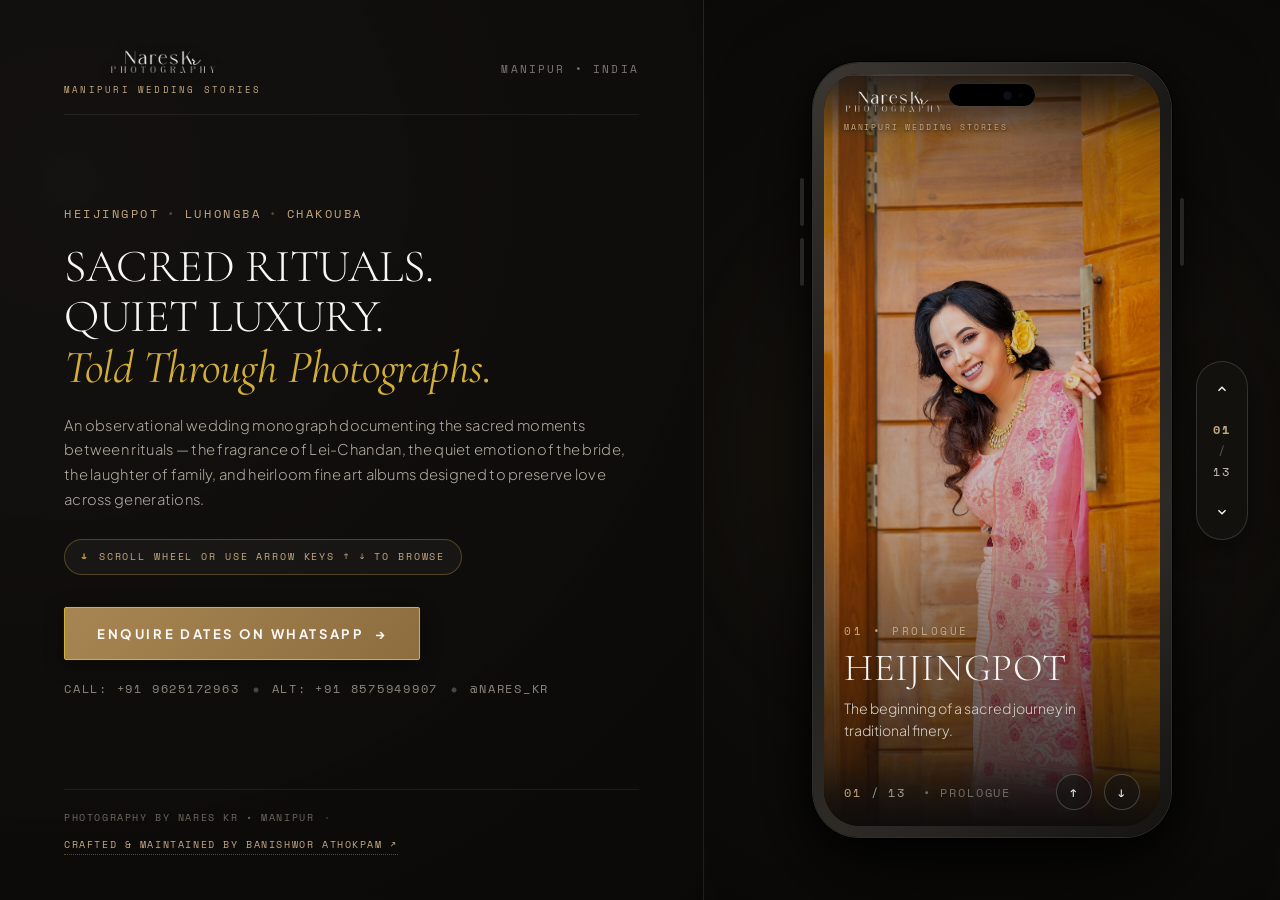
<file: index.html>
<!DOCTYPE html>
<html lang="en">
<head>
  <meta charset="UTF-8">
  <meta name="viewport" content="width=device-width, initial-scale=1.0, viewport-fit=cover">
  <meta http-equiv="X-UA-Compatible" content="ie=edge">
  
  <title>NARES KR PHOTOGRAPHY • Manipuri Wedding Photography | Sacred Rituals & Stories</title>
  <meta name="description" content="Premier editorial wedding photography documenting sacred Manipuri weddings in Manipur by Nares Kr Photography. Celebrated for Heijingpot, Kundo Lengba, Luhongba, and heirloom albums told with quiet luxury.">
  <meta name="keywords" content="Nares Kr Photography, Best Wedding Photographer in Manipur, Manipuri Wedding Photography, Premier Manipur Photographer, Heijingpot, Luhongba, Chakouba, Meitei Wedding, Traditional Wedding Photography">
  <meta name="author" content="Nares Kr Photography">
  <meta name="developer" content="Banishwor Athokpam">
  <meta name="designer" content="Banishwor Athokpam">
  <link rel="author" href="https://banishwor.github.io/aboutme">

  <!-- Canonical URL -->
  <link rel="canonical" href="https://nareskr.github.io/">

  <!-- Theme Color & Mobile Manifest -->
  <meta name="theme-color" content="#11100D">
  <meta name="msapplication-TileColor" content="#11100D">
  <meta name="msapplication-config" content="browserconfig.xml">
  <link rel="manifest" href="site.webmanifest">

  <!-- Favicons & Touch Icons -->
  <link rel="icon" type="image/svg+xml" href="assets/favicon.svg">
  <link rel="icon" type="image/png" sizes="32x32" href="assets/favicon-32x32.png">
  <link rel="apple-touch-icon" sizes="180x180" href="assets/apple-touch-icon.png">
  
  <!-- Geographic / Local SEO Meta (Manipur) -->
  <meta name="geo.region" content="IN-MN">
  <meta name="geo.placename" content="Imphal, Manipur">
  <meta name="geo.position" content="24.8170;93.9368">
  <meta name="ICBM" content="24.8170, 93.9368">

  <!-- Open Graph / Social Media (Absolute URLs for WhatsApp, Facebook, iMessage) -->
  <meta property="og:type" content="website">
  <meta property="og:site_name" content="Nares Kr Photography">
  <meta property="og:url" content="https://nareskr.github.io/">
  <meta property="og:title" content="NARES KR PHOTOGRAPHY • Manipuri Wedding Stories">
  <meta property="og:description" content="A Manipuri wedding, told through photographs. Quiet luxury, sacred Meitei rituals, and heirloom photobooks by Nares Kr Photography.">
  <meta property="og:image" content="https://nareskr.github.io/assets/images/web/heijingpot_3.jpg">
  <meta property="og:image:secure_url" content="https://nareskr.github.io/assets/images/web/heijingpot_3.jpg">
  <meta property="og:image:width" content="1200">
  <meta property="og:image:height" content="800">
  <meta property="og:image:alt" content="Manipuri Bridal Portrait — Nares Kr Photography">
  <meta property="og:locale" content="en_IN">

  <!-- Twitter / X Cards -->
  <meta name="twitter:card" content="summary_large_image">
  <meta name="twitter:title" content="NARES KR PHOTOGRAPHY • Manipuri Wedding Stories">
  <meta name="twitter:description" content="A Manipuri wedding, told through photographs. Sacred Meitei rituals and heirloom photobooks in Manipur.">
  <meta name="twitter:image" content="https://nareskr.github.io/assets/images/web/heijingpot_3.jpg">
  <meta name="twitter:image:alt" content="Manipuri Bridal Portrait by Nares Kr">

  <!-- Structured Data: PhotographyBusiness, WebSite, & FAQPage (Schema.org Graph) -->
  <script type="application/ld+json">
  {
    "@context": "https://schema.org",
    "@graph": [
      {
        "@type": "PhotographyBusiness",
        "@id": "https://nareskr.github.io/#business",
        "name": "Nares Kr Photography",
        "url": "https://nareskr.github.io/",
        "logo": "https://nareskr.github.io/assets/images/branding/logo.png",
        "image": "https://nareskr.github.io/assets/images/web/heijingpot_3.jpg",
        "description": "Editorial wedding photography documenting sacred Manipuri weddings in Manipur. Heijingpot, Kundo Lengba, Luhongba, and heirloom fine art albums.",
        "email": "nareskr2025@gmail.com",
        "telephone": ["+919625172963", "+918575949907"],
        "priceRange": "₹₹₹",
        "currenciesAccepted": "INR",
        "paymentAccepted": "Cash, UPI, Bank Transfer",
        "address": {
          "@type": "PostalAddress",
          "addressLocality": "Imphal",
          "addressRegion": "Manipur",
          "postalCode": "795001",
          "addressCountry": "IN"
        },
        "geo": {
          "@type": "GeoCoordinates",
          "latitude": 24.8170,
          "longitude": 93.9368
        },
        "areaServed": [
          {
            "@type": "AdministrativeArea",
            "name": "Manipur, India"
          },
          {
            "@type": "City",
            "name": "Imphal"
          }
        ],
        "founder": {
          "@type": "Person",
          "name": "Nares Kr",
          "jobTitle": "Lead Wedding Photographer",
          "sameAs": "https://www.instagram.com/nares_kr"
        },
        "creator": {
          "@type": "Person",
          "@id": "https://banishwor.github.io/aboutme/#developer",
          "name": "Banishwor Athokpam",
          "alternateName": [
            "Banishwor",
            "Bani"
          ],
          "url": "https://banishwor.github.io/aboutme",
          "jobTitle": "Software Developer & Web Architect",
          "description": "Software developer, author, and creator from Manipur passionate about AI, automation, and preserving Meitei culture through technology.",
          "sameAs": [
            "https://github.com/banishwor",
            "https://www.instagram.com/banishwor_ath",
            "https://www.facebook.com/banishwor",
            "https://www.facebook.com/banishwor.athokpam",
            "https://twitter.com/banishwor"
          ]
        },
        "sameAs": [
          "https://www.instagram.com/nares_kr"
        ]
      },
      {
        "@type": "WebSite",
        "@id": "https://nareskr.github.io/#website",
        "name": "Nares Kr Photography",
        "url": "https://nareskr.github.io/",
        "inLanguage": "en-IN"
      },
      {
        "@type": "FAQPage",
        "@id": "https://nareskr.github.io/#faq",
        "mainEntity": [
          {
            "@type": "Question",
            "name": "What wedding rituals are covered by Nares Kr Photography?",
            "acceptedAnswer": {
              "@type": "Answer",
              "text": "We specialize in the complete continuum of sacred Manipuri weddings, including Heijingpot (bridal blessings), Heijing Kharai Lanba, Kundo Lengba (sacred garland threading ceremony), Luhongba (wedding rituals and vows), and Chakouba."
            }
          },
          {
            "@type": "Question",
            "name": "What wedding photography packages do you offer?",
            "acceptedAnswer": {
              "@type": "Answer",
              "text": "We offer four curated heirloom collections: Essential (₹49,999), Classic (₹59,999 with heirloom photobook and teaser), Premium (₹79,999 with 2 photographers and 1 cinematographer), and Luxury (₹99,999 including pre-wedding, 2 photographers, and 2 cinematographers)."
            }
          },
          {
            "@type": "Question",
            "name": "Do your packages include heirloom printed photobooks?",
            "acceptedAnswer": {
              "@type": "Answer",
              "text": "Yes, our Classic, Premium, and Luxury collections include custom handcrafted heirloom photobooks featuring hardbound covers, archival fine-art printing, and foil-embossed detailing designed to last generations."
            }
          },
          {
            "@type": "Question",
            "name": "How can couples reserve their wedding date?",
            "acceptedAnswer": {
              "@type": "Answer",
              "text": "Dates can be reserved directly via WhatsApp (+91 9625172963) or alternative call at +91 8575949907, or by email at nareskr2025@gmail.com. Because we take on a limited number of weddings per season to preserve creative quality, booking 2 to 3 months in advance is recommended."
            }
          }
        ]
      }
    ]
  }
  </script>

  <!-- Core Web Vitals (LCP) Hero Image Preload -->
  <link rel="preload" as="image" href="assets/images/web/heijingpot_3.jpg" fetchpriority="high">

  <!-- Google Fonts Preconnect & Fonts -->
  <link rel="preconnect" href="https://fonts.googleapis.com">
  <link rel="preconnect" href="https://fonts.gstatic.com" crossorigin>
  <link href="https://fonts.googleapis.com/css2?family=Cormorant+Garamond:ital,wght@0,300;0,400;0,500;0,600;1,300;1,400&family=Plus+Jakarta+Sans:wght@300;400;500;600;700&family=Space+Mono:wght@400;700&display=swap" rel="stylesheet">

  <!-- Stylesheets -->
  <link rel="stylesheet" href="css/variables.css">
  <link rel="stylesheet" href="css/typography.css">
  <link rel="stylesheet" href="css/base.css">
  <link rel="stylesheet" href="css/animations.css">
  <link rel="stylesheet" href="css/components.css">
  <link rel="stylesheet" href="css/mobile.css">
  <link rel="stylesheet" href="css/desktop-coming-soon.css">
  <link rel="stylesheet" href="css/cinematic-album.css">
</head>
<body>
  <!-- Accessible Semantic SEO Fallback for Search Crawlers & Non-JS Browsers -->
  <noscript>
    <div style="max-width: 800px; margin: 0 auto; padding: 40px 20px; font-family: 'Cormorant Garamond', Georgia, serif; color: #FAF8F5; background: #0B0A09;">
      <header style="text-align: center; margin-bottom: 40px; border-bottom: 1px solid rgba(212, 175, 55, 0.3); padding-bottom: 24px;">
        <h1 style="font-size: 2rem; letter-spacing: 0.1em; color: #D4AF37; margin-bottom: 8px;">NARES KR PHOTOGRAPHY</h1>
        <p style="font-size: 1.1rem; font-style: italic; color: #C8C2B7;">Manipuri Wedding Stories • Sacred Rituals Told Through Photographs</p>
        <p style="font-size: 0.9rem; color: #9A958A; margin-top: 8px;">Based in Imphal, Manipur, India</p>
      </header>

      <main>
        <section style="margin-bottom: 32px;">
          <h2 style="color: #D4AF37; font-size: 1.4rem;">Observational Wedding Photography in Manipur</h2>
          <p style="line-height: 1.8; color: #E5E0D8;">
            I photograph Manipuri weddings with quiet luxury and cultural reverence, focusing on the moments between rituals — the expressions, the families, the laughter, and the sacred stillness that become the memories we treasure most.
          </p>
        </section>

        <section style="margin-bottom: 32px;">
          <h2 style="color: #D4AF37; font-size: 1.4rem;">Sacred Meitei Wedding Rituals Covered</h2>
          <ul style="line-height: 2; color: #E5E0D8;">
            <li><strong>Heijingpot</strong>: The sacred prelude honoring the bride with traditional blessings, Lei-Chandan, and intimate bridal portraits.</li>
            <li><strong>Heijing Kharai Lanba</strong>: Ceremonial presentation of sacred auspicious fruit offerings.</li>
            <li><strong>Kundo Lengba</strong>: The devotional garland-threading ceremony weaving sacred white jasmine garlands.</li>
            <li><strong>Luhongba</strong>: The solemn Manipuri wedding ceremony, circumambulation, and ancestral vows.</li>
            <li><strong>Chakouba</strong>: Heartfelt post-wedding feast and family celebrations.</li>
          </ul>
        </section>

        <section style="margin-bottom: 32px;">
          <h2 style="color: #D4AF37; font-size: 1.4rem;">Heirloom Wedding Collections</h2>
          <ul style="line-height: 2; color: #E5E0D8;">
            <li><strong>Essential Collection (₹49,999)</strong>: 1 Photographer, 500+ curated images, 350+ prints, pendrive archive.</li>
            <li><strong>Classic Collection (₹59,999)</strong>: 1 Photographer + 1 Videographer, custom heirloom photobook, cinematic teaser.</li>
            <li><strong>Premium Collection (₹79,999)</strong>: 2 Photographers + 1 Videographer, luxury debossed photobook, full film & teaser.</li>
            <li><strong>Luxury Collection (₹99,999)</strong>: Pre-wedding session + 2 Photographers + 2 Videographers, multi-volume albums, complete cinematic films.</li>
          </ul>
        </section>

        <section style="margin-bottom: 40px; border-top: 1px solid rgba(212, 175, 55, 0.3); padding-top: 24px;">
          <h2 style="color: #D4AF37; font-size: 1.4rem;">Reserve Your Wedding Date</h2>
          <p style="color: #E5E0D8; line-height: 1.7;">
            In Manipur, wedding dates are fixed first. Once your dates are finalized, reach out directly to check availability:
          </p>
          <p style="line-height: 2; color: #D4AF37;">
            📱 WhatsApp / Call: <a href="tel:+919625172963" style="color: #D4AF37;">+91 9625172963</a><br>
            📞 Alternative Phone: <a href="tel:+918575949907" style="color: #D4AF37;">+91 8575949907</a><br>
            ✉️ Email: <a href="mailto:nareskr2025@gmail.com" style="color: #D4AF37;">nareskr2025@gmail.com</a><br>
            📷 Instagram: <a href="https://www.instagram.com/nares_kr" style="color: #D4AF37;">@nares_kr</a>
          </p>
        </section>
      </main>

      <footer style="text-align: center; font-size: 0.8rem; color: #736E66; border-top: 1px solid rgba(255, 255, 255, 0.1); padding-top: 16px;">
        <p>© 2026 Nares Kr Photography • Manipur, India. Crafted & Maintained by <a href="https://banishwor.github.io/aboutme" style="color: #C5A059;">Banishwor Athokpam</a>.</p>
      </footer>
    </div>
  </noscript>

  <!-- Root App Container -->
  <div id="app" class="site-wrapper">
    <!-- ViewportRouter dynamically renders MobileExperience or DesktopComingSoon -->
  </div>

  <!-- Application Logic -->
  <script type="module" src="js/main.js?v=20261010c"></script>
</body>
</html>
</file>
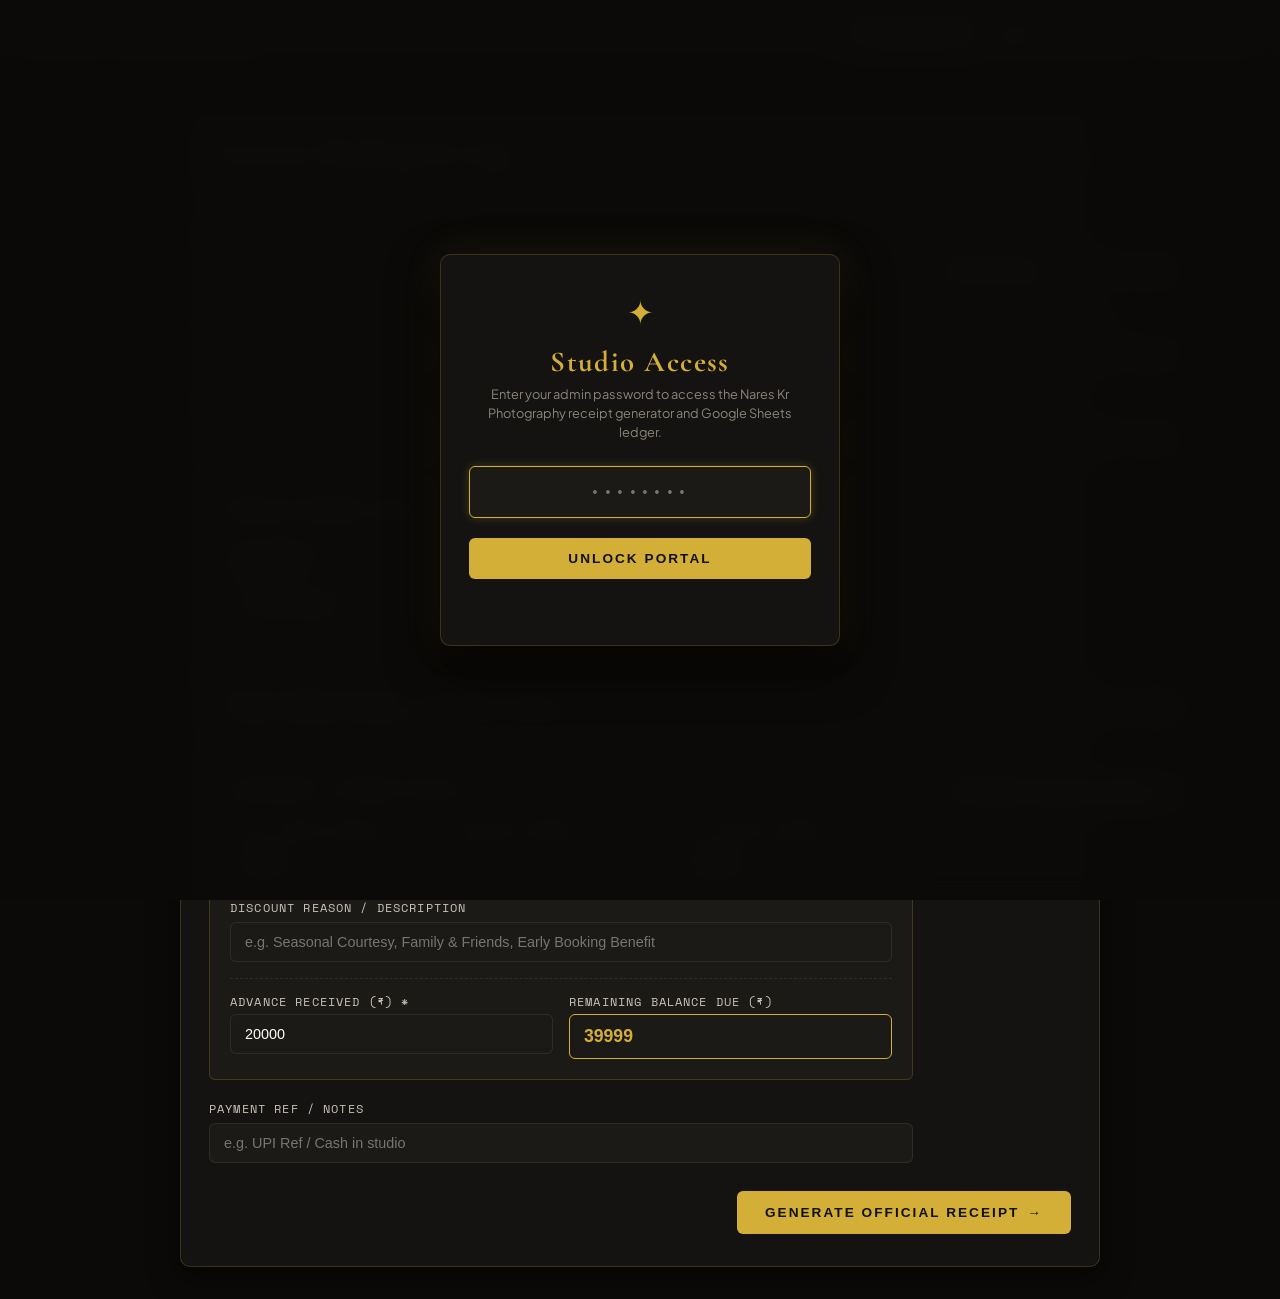
<file: admin.html>
<!DOCTYPE html>
<html lang="en">
<head>
  <meta charset="UTF-8">
  <meta name="viewport" content="width=device-width, initial-scale=1.0">
  
  <!-- Disallow search indexers from indexing the private admin portal -->
  <meta name="robots" content="noindex, nofollow">
  
  <title>NARES KR PHOTOGRAPHY • Studio Receipt Portal</title>

  <!-- Favicons -->
  <link rel="icon" type="image/svg+xml" href="assets/favicon.svg">
  <link rel="icon" type="image/png" sizes="32x32" href="assets/favicon-32x32.png">

  <!-- Google Fonts -->
  <link rel="preconnect" href="https://fonts.googleapis.com">
  <link rel="preconnect" href="https://fonts.gstatic.com" crossorigin>
  <link href="https://fonts.googleapis.com/css2?family=Cormorant+Garamond:ital,wght@0,400;0,600;0,700;1,400&family=Plus+Jakarta+Sans:wght@400;500;600;700;800&family=Space+Mono:wght@400;700&display=swap" rel="stylesheet">

  <!-- Stylesheets -->
  <link rel="stylesheet" href="css/variables.css">
  <link rel="stylesheet" href="css/admin.css">
</head>
<body>

  <!-- Top Navigation Header -->
  <header class="admin-header">
    <a href="./" class="admin-header-brand" title="Return to Portfolio">
      <img src="assets/images/branding/logo.png" alt="Nares Kr Photography" class="admin-header-logo">
      <span class="admin-portal-badge">RECEIPT PORTAL</span>
    </a>

    <nav class="admin-nav-actions">
      <button class="admin-nav-btn is-active" data-tab="tab-generator">
        <span>+ NEW RECEIPT</span>
      </button>
      <button class="admin-nav-btn" data-tab="tab-ledger">
        <span>📋 CLOUD LEDGER</span>
      </button>
      <button id="admin-logout-btn" class="admin-nav-btn" title="Lock Portal">
        <span>🔒 LOGOUT</span>
      </button>
    </nav>
  </header>

  <!-- Workspace Container -->
  <main class="admin-workspace">

    <!-- Tab 1: Receipt Generator -->
    <section id="tab-generator" class="tab-pane is-active">
      <div class="generator-card">
        <div class="card-headline">
          <div>
            <h1 class="card-title">Generate Booking Receipt</h1>
            <p style="font-size: 0.8rem; color: var(--admin-text-muted); margin-top: 2px;">
              Generates an official client invoice, syncs to Google Sheets, and prepares WhatsApp dispatch.
            </p>
          </div>
          <span style="font-family: var(--font-mono); font-size: 0.72rem; color: var(--admin-gold);">
            CLOUD SYNC ACTIVE
          </span>
        </div>

        <form id="receipt-generator-form">
          <div class="form-grid">
            
            <!-- Receipt Number -->
            <div class="form-group">
              <label for="receipt-no" class="form-label">Receipt / Serial No *</label>
              <input type="text" id="receipt-no" class="form-input" required>
            </div>

            <!-- Date -->
            <div class="form-group">
              <label for="receipt-date" class="form-label">Receipt Date *</label>
              <input type="date" id="receipt-date" class="form-input" required>
            </div>

            <!-- Client Name -->
            <div class="form-group">
              <label for="client-name" class="form-label">Client Name(s) *</label>
              <input type="text" id="client-name" class="form-input" placeholder="e.g. Sanamacha & Linthoi" required>
            </div>

            <!-- WhatsApp Phone -->
            <div class="form-group">
              <label for="client-phone" class="form-label">Client WhatsApp Number *</label>
              <input type="tel" id="client-phone" class="form-input" placeholder="e.g. 9876543210" required>
            </div>

            <!-- Venue / Location -->
            <div class="form-group col-span-2">
              <label for="client-venue" class="form-label">Wedding Location / Venue *</label>
              <input type="text" id="client-venue" class="form-input" placeholder="e.g. Classic Grande, Imphal / Singjamei" required>
            </div>

            <!-- Wedding Ceremony Dates (Mandatory Luhongba & Heijingpot, Optional Chakkouba) -->
            <div class="ceremony-dates-section col-span-2">
              <div class="ceremony-dates-header">
                <span class="ceremony-dates-title">WEDDING CEREMONY DATES</span>
              </div>
              <div class="ceremony-dates-grid">
                <div class="form-group">
                  <label for="heijingpot-date" class="form-label">
                    Heijingpot Date * <span class="badge-mandatory">MANDATORY</span>
                  </label>
                  <input type="date" id="heijingpot-date" class="form-input" required>
                </div>

                <div class="form-group">
                  <label for="luhongba-date" class="form-label">
                    Luhongba Date * <span class="badge-mandatory">MANDATORY</span>
                  </label>
                  <input type="date" id="luhongba-date" class="form-input" required>
                </div>

                <div class="form-group">
                  <label for="chakkouba-date" class="form-label">
                    Chakkouba Date <span class="badge-optional">OPTIONAL</span>
                  </label>
                  <input type="date" id="chakkouba-date" class="form-input">
                </div>
              </div>
            </div>

            <!-- Package Selection -->
            <div class="form-group col-span-2">
              <label for="receipt-package" class="form-label">Wedding Package Collection *</label>
              <select id="receipt-package" class="form-select" required>
                <option value="Essential Collection">Essential Collection (₹49,999)</option>
                <option value="Classic Collection" selected>Classic Collection (₹59,999 — Photobook + Teaser)</option>
                <option value="Premium Collection">Premium Collection (₹79,999 — 2P + 1V, Debossed Album)</option>
                <option value="Luxury Collection">Luxury Collection (₹99,999 — Pre-Wed + 2P + 2V, Multi-Vol)</option>
                <option value="Custom Package">Custom Package (Enter Custom Amount)</option>
              </select>
            </div>

            <!-- Financial Calculation Section with Discount -->
            <div class="financial-section col-span-2">
              <div class="financial-card-header">
                <span class="financial-card-title">INVESTMENT & PAYMENT DETAILS</span>
              </div>

              <!-- Top Row: Total, Discount, Net -->
              <div class="financial-row-primary">
                <div class="financial-block">
                  <label for="total-amount" class="form-label">Total Agreed Amount (₹) *</label>
                  <input type="number" id="total-amount" class="form-input" value="59999" min="0" required>
                </div>

                <div class="financial-block">
                  <label for="discount-amount" class="form-label">Discount Amount (₹)</label>
                  <input type="number" id="discount-amount" class="form-input" value="0" min="0" placeholder="0">
                </div>

                <div class="financial-block">
                  <label for="net-amount" class="form-label">Net Payable Amount (₹)</label>
                  <input type="number" id="net-amount" class="form-input" value="59999" readonly>
                </div>
              </div>

              <!-- Middle Row: Discount Reason / Description -->
              <div class="financial-row-secondary">
                <div class="form-group" style="width: 100%;">
                  <label for="discount-desc" class="form-label">Discount Reason / Description</label>
                  <input type="text" id="discount-desc" class="form-input" placeholder="e.g. Seasonal Courtesy, Family & Friends, Early Booking Benefit">
                </div>
              </div>

              <!-- Bottom Row: Advance & Balance -->
              <div class="financial-row-payment">
                <div class="financial-block">
                  <label for="advance-paid" class="form-label">Advance Received (₹) *</label>
                  <input type="number" id="advance-paid" class="form-input" value="20000" min="0" required>
                </div>

                <div class="financial-block balance-due-block">
                  <label for="balance-due" class="form-label">Remaining Balance Due (₹)</label>
                  <input type="number" id="balance-due" class="form-input" value="39999" readonly>
                </div>
              </div>
            </div>

            <!-- Payment Mode -->
            <div class="form-group">
              <label for="payment-mode" class="form-label">Payment Mode *</label>
              <select id="payment-mode" class="form-select" required>
                <option value="UPI (GPay / PhonePe / Paytm)">UPI (GPay / PhonePe / Paytm)</option>
                <option value="Bank Transfer (NEFT / IMPS)">Bank Transfer (NEFT / IMPS)</option>
                <option value="Cash Payment">Cash Payment</option>
              </select>
            </div>

            <!-- Note / UPI Ref -->
            <div class="form-group">
              <label for="payment-note" class="form-label">Payment Ref / Notes</label>
              <input type="text" id="payment-note" class="form-input" placeholder="e.g. UPI Ref / Cash in studio">
            </div>

          </div>

          <div class="form-action-row">
            <span id="form-status-msg" style="font-size: 0.8rem; color: var(--admin-success); display: flex; align-items: center;"></span>
            <button type="submit" id="generate-receipt-btn" class="submit-receipt-btn">
              <span>GENERATE OFFICIAL RECEIPT</span>
              <span aria-hidden="true">→</span>
            </button>
          </div>
        </form>
      </div>
    </section>

    <!-- Tab 2: Google Sheets Ledger & History -->
    <section id="tab-ledger" class="tab-pane">
      <div class="ledger-card">
        <div class="card-headline">
          <div>
            <h2 class="card-title">Cloud Receipts Ledger</h2>
            <p style="font-size: 0.8rem; color: var(--admin-text-muted); margin-top: 2px;">
              Live data synchronized directly with your private Google Sheet. Tap any row to view/print receipt.
            </p>
          </div>
          <button onclick="loadLedgerFromCloud()" class="admin-nav-btn">
            <span>🔄 REFRESH</span>
          </button>
        </div>

        <div id="ledger-loading-msg" style="text-align: center; padding: 24px; color: var(--admin-gold); display: none;">
          Connecting to Google Sheet...
        </div>

        <div class="ledger-table-wrap">
          <table class="ledger-table">
            <thead>
              <tr>
                <th>RECEIPT NO</th>
                <th>DATE</th>
                <th>CLIENT</th>
                <th>PHONE</th>
                <th>PACKAGE</th>
                <th>ADVANCE PAID</th>
                <th>BALANCE DUE</th>
              </tr>
            </thead>
            <tbody id="ledger-table-body">
              <tr>
                <td colspan="7" style="text-align: center; padding: 24px; color: var(--admin-text-muted);">
                  Click Refresh to load recorded receipts from your Google Sheet.
                </td>
              </tr>
            </tbody>
          </table>
        </div>
      </div>
    </section>

  </main>

  <!-- Login Wall / Auth Overlay -->
  <div id="admin-auth-overlay" class="admin-auth-overlay">
    <div class="admin-auth-card">
      <div class="auth-lock-icon">✦</div>
      <h2 class="auth-title">Studio Access</h2>
      <p class="auth-sub">
        Enter your admin password to access the Nares Kr Photography receipt generator and Google Sheets ledger.
      </p>

      <form id="admin-auth-form">
        <div class="auth-input-group">
          <input type="password" id="auth-password-input" class="auth-input" placeholder="••••••••" required autofocus>
        </div>
        <button type="submit" id="auth-submit-btn" class="auth-submit-btn">
          UNLOCK PORTAL
        </button>
        <div id="auth-error-msg" class="auth-error-msg"></div>
      </form>
    </div>
  </div>

  <!-- Luxury Printable Receipt Modal -->
  <div id="receipt-modal-backdrop" class="receipt-modal-backdrop" role="dialog" aria-modal="true" aria-label="Official Receipt">
    <div class="receipt-modal-container">
      
      <!-- Top Actions Bar (Hidden when printed) -->
      <div class="receipt-modal-controls">
        <div class="control-btn-group">
          <button id="modal-print-btn" class="receipt-action-btn btn-print">
            <span>🖨️ PRINT / SAVE PDF</span>
          </button>
          <button id="modal-whatsapp-btn" class="receipt-action-btn btn-whatsapp">
            <span>💬 SEND ON WHATSAPP</span>
          </button>
        </div>
        <button id="modal-close-btn" class="receipt-action-btn btn-close">
          <span>✕ CLOSE</span>
        </button>
      </div>

      <!-- The Official Printable Sheet (Prints cleanly on white A4 paper) -->
      <div class="official-receipt-sheet" id="printable-receipt-card">
        
        <!-- Header -->
        <div class="receipt-header-row">
          <div>
            <img src="assets/images/branding/logo.png" alt="Nares Kr Photography" class="receipt-brand-title">
            <div class="receipt-studio-info">
              MANIPURI WEDDING STORIES • QUIET LUXURY<br>
              Imphal, Manipur • +91 9625172963 / +91 8575949907<br>
              Instagram: @nares_kr • Email: nareskr2025@gmail.com
            </div>
          </div>
          <div class="receipt-meta-box">
            <span id="invoice-status-badge" class="receipt-badge-status">ADVANCE RECEIVED</span>
            <div id="invoice-no" class="receipt-number">NKP-2026-001</div>
            <div id="invoice-date" class="receipt-date">17 Oct 2026</div>
          </div>
        </div>

        <!-- Client Info Strip -->
        <div class="receipt-client-grid">
          <div class="receipt-client-item">
            <label>BILLED TO</label>
            <span id="invoice-client-name">Client Name</span>
            <div id="invoice-client-phone" style="font-size: 0.8rem; color: #555; margin-top: 2px;">+91 ••••• •••••</div>
          </div>
          <div class="receipt-client-item">
            <label>WEDDING VENUE & CEREMONIES</label>
            <span id="invoice-client-venue">Classic Grande, Imphal</span>
            <div id="invoice-client-dates" style="font-size: 0.78rem; color: #555; margin-top: 4px; line-height: 1.4;">
              <!-- Heijingpot & Luhongba Dates populated dynamically -->
            </div>
          </div>
        </div>

        <!-- Invoice Breakdown Table -->
        <table class="receipt-table">
          <thead>
            <tr>
              <th style="width: 50%;">COLLECTION & INCLUSIONS</th>
              <th style="width: 30%; text-align: left;">CEREMONY DATES</th>
              <th style="width: 20%; text-align: right;">TOTAL FEE</th>
            </tr>
          </thead>
          <tbody>
            <tr>
              <td>
                <strong id="invoice-package-title">Classic Collection</strong><br>
                <span id="invoice-package-desc" style="font-size: 0.76rem; color: #666; line-height: 1.4; display: inline-block; margin-top: 2px;">
                  Documentary wedding coverage, custom heirloom fine-art photobook, 4K cinematic highlights teaser & pendrive archive.
                </span>
              </td>
              <td id="invoice-schedule-cell" style="font-size: 0.78rem; color: #333; line-height: 1.5;">
                <!-- Dates formatted -->
              </td>
              <td id="invoice-package-total" style="text-align: right; font-weight: 700;">₹59,999</td>
            </tr>
          </tbody>
        </table>

        <!-- Totals Block -->
        <div class="receipt-totals-area">
          <div class="totals-row">
            <span>Package Fee (Gross):</span>
            <span id="invoice-subtotal">₹59,999</span>
          </div>
          <div class="totals-row discount-row" id="invoice-discount-row" style="display: none; color: #059669; font-weight: 600;">
            <span id="invoice-discount-label">Discount Applied:</span>
            <span id="invoice-discount-val">- ₹0</span>
          </div>
          <div class="totals-row net-row" id="invoice-net-row" style="display: none; font-weight: 700; border-top: 1px dashed #DDD; margin-top: 3px; padding-top: 5px;">
            <span>Net Payable Amount:</span>
            <span id="invoice-net-total">₹59,999</span>
          </div>
          <div class="totals-row advance-row">
            <span>Advance Received:</span>
            <span id="invoice-advance-paid">- ₹20,000 (UPI)</span>
          </div>
          <div class="totals-row due-row">
            <span>Remaining Balance Due:</span>
            <span id="invoice-balance-due" style="color: #9E7D4B;">₹39,999</span>
          </div>
        </div>

        <!-- Studio Terms -->
        <div class="receipt-terms-box">
          <strong>STUDIO TERMS & NOTES:</strong><br>
          1. Advance payment confirms your wedding dates exclusively on our studio calendar.<br>
          2. The remaining balance amount is payable on the day of the Luhongba wedding ceremonies.<br>
          3. Color-graded gallery sneak peeks delivered within 72 hours; physical heirloom albums delivered after layout approval.
        </div>

        <!-- Seal & Signatures -->
        <div class="receipt-sign-row">
          <div class="official-seal-mark">
            ✦ NARES KR PHOTOGRAPHY ✦<br>
            OFFICIAL RECEIPT & BOOKING SEAL
          </div>
          <div class="signature-line">
            Authorized Signatory<br>
            <strong>NARES KR</strong>
          </div>
        </div>

      </div>
    </div>
  </div>

  <!-- JavaScript Controller -->
  <script src="js/admin.js"></script>
</body>
</html>
</file>
<file: css/variables.css>
/* ==========================================================================
   DESIGN TOKENS & VARIABLES — MANIPURI WEDDING PHOTOGRAPHY
   Quiet Luxury • Editorial • Cinematic • Culturally Respectful
   ========================================================================== */

:root {
  /* Color Palette: Warm Neutrals & Deep Charcoal */
  --color-bg-primary: #FAF8F5;          /* Warm Alabaster / Ivory Canvas */
  --color-bg-secondary: #F3EFE6;        /* Subtle Warm Sand / Alternate Section */
  --color-bg-surface: #FFFFFF;          /* Pure Card Background */
  --color-bg-surface-translucent: rgba(250, 248, 245, 0.92);
  --color-bg-dark: #141311;             /* Deep Charcoal / Near-Black Overlay */
  --color-bg-dark-surface: #1E1D1A;     /* Elevated Dark Card */
  --color-bg-placeholder: #EBE6DC;      /* Neutral Editorial Media Placeholder */

  /* Ink & Typography Colors */
  --color-ink-primary: #181715;         /* Deep Editorial Ink */
  --color-ink-secondary: #57534D;       /* Warm Charcoal Body Text */
  --color-ink-muted: #87827A;           /* Mineral Grey Metadata & Numbers */
  --color-ink-faint: #BFB9AE;           /* Whisper Dividers & Subdued Marks */
  --color-ink-inverted: #FAF8F5;       /* Text on Dark Backgrounds */
  --color-ink-inverted-muted: #A39E94;

  /* Accent: Subtle Muted Antique Gold */
  --color-accent-gold: #9E7D4B;         /* Restrained Warm Antique Gold */
  --color-accent-gold-soft: #C5A880;
  --color-accent-gold-light: rgba(158, 125, 75, 0.12);
  --color-accent-gold-border: rgba(158, 125, 75, 0.28);

  /* Borders & Dividers */
  --border-hairline: 1px solid rgba(24, 23, 21, 0.08);
  --border-faint: 1px solid rgba(24, 23, 21, 0.04);
  --border-gold-subtle: 1px solid rgba(158, 125, 75, 0.2);
  --border-dark: 1px solid rgba(250, 248, 245, 0.1);

  /* Typography Stacks */
  --font-serif: 'Cormorant Garamond', 'Playfair Display', Georgia, serif;
  --font-sans: 'Plus Jakarta Sans', -apple-system, BlinkMacSystemFont, 'Segoe UI', Roboto, sans-serif;
  --font-mono: 'Space Mono', monospace;

  /* Type Scale */
  --text-hero: clamp(2.4rem, 8vw, 3.8rem);
  --text-chapter-num: clamp(3rem, 10vw, 4.5rem);
  --text-chapter-title: clamp(1.8rem, 6vw, 2.6rem);
  --text-section-title: clamp(1.5rem, 5vw, 2.1rem);
  --text-card-title: 1.25rem;
  --text-body-lg: 1.05rem;
  --text-body: 0.9375rem;
  --text-body-sm: 0.8125rem;
  --text-meta: 0.6875rem;

  /* Spacing Scale (Mobile-First Rhythm) */
  --space-2xs: 4px;
  --space-xs: 8px;
  --space-sm: 12px;
  --space-md: 16px;
  --space-lg: 24px;
  --space-xl: 32px;
  --space-2xl: 48px;
  --space-3xl: 64px;
  --space-4xl: 96px;

  /* Gutter & Insets */
  --gutter-mobile: 20px;
  --gutter-mobile-sm: 16px;
  --header-height: 64px;
  --safe-area-top: env(safe-area-inset-top, 0px);
  --safe-area-bottom: env(safe-area-inset-bottom, 0px);

  /* Radius (Subtle & Editorial, never bubbly) */
  --radius-none: 0px;
  --radius-xs: 2px;
  --radius-sm: 4px;
  --radius-md: 8px;
  --radius-full: 9999px;

  /* Transitions & Curves (Slow, soft, cinematic) */
  --ease-editorial: cubic-bezier(0.22, 1, 0.36, 1);
  --ease-soft: cubic-bezier(0.4, 0, 0.2, 1);
  --transition-fast: 220ms var(--ease-soft);
  --transition-base: 400ms var(--ease-editorial);
  --transition-slow: 750ms var(--ease-editorial);
  --transition-image: 1200ms cubic-bezier(0.16, 1, 0.3, 1);

  /* Z-Index Hierarchy */
  --z-base: 1;
  --z-sticky: 10;
  --z-header: 100;
  --z-menu: 200;
  --z-modal: 300;
  --z-toast: 400;
}
</file>
<file: css/typography.css>
/* ==========================================================================
   TYPOGRAPHY — MANIPURI WEDDING PHOTOGRAPHY
   Editorial Fashion / Photography Journal Hierarchy
   ========================================================================== */

body {
  font-family: var(--font-sans);
  font-size: var(--text-body);
  line-height: 1.65;
  color: var(--color-ink-secondary);
  background-color: var(--color-bg-primary);
  -webkit-font-smoothing: antialiased;
  -moz-osx-font-smoothing: grayscale;
}

/* Editorial Headings */
h1, h2, h3, h4, h5, h6,
.font-serif,
.editorial-title,
.chapter-num,
.chapter-title {
  font-family: var(--font-serif);
  font-weight: 400;
  line-height: 1.15;
  color: var(--color-ink-primary);
  letter-spacing: -0.01em;
}

.hero-title {
  font-size: var(--text-hero);
  line-height: 1.05;
  font-weight: 300;
  letter-spacing: -0.02em;
  text-transform: uppercase;
}

.hero-title span {
  display: block;
}

.chapter-badge {
  display: inline-block;
  font-family: var(--font-mono);
  font-size: var(--text-meta);
  font-weight: 500;
  letter-spacing: 0.22em;
  text-transform: uppercase;
  color: var(--color-accent-gold);
  margin-bottom: var(--space-xs);
}

.chapter-number {
  font-family: var(--font-serif);
  font-size: var(--text-chapter-num);
  font-weight: 300;
  line-height: 1;
  color: var(--color-ink-faint);
  letter-spacing: -0.02em;
  margin-bottom: var(--space-2xs);
}

.chapter-heading {
  font-size: var(--text-chapter-title);
  font-weight: 300;
  text-transform: uppercase;
  letter-spacing: 0.04em;
  color: var(--color-ink-primary);
  margin-bottom: var(--space-sm);
}

.chapter-subtext {
  font-size: var(--text-body);
  color: var(--color-ink-secondary);
  font-weight: 300;
  line-height: 1.6;
  max-width: 32ch;
}

.section-title {
  font-size: var(--text-section-title);
  font-weight: 300;
  line-height: 1.15;
  letter-spacing: 0.02em;
  text-transform: uppercase;
  color: var(--color-ink-primary);
}

/* Metadata & Microcopy */
.meta-label {
  font-family: var(--font-sans);
  font-size: var(--text-meta);
  font-weight: 600;
  letter-spacing: 0.18em;
  text-transform: uppercase;
  color: var(--color-ink-muted);
}

.editorial-quote {
  font-family: var(--font-serif);
  font-size: clamp(1.25rem, 4.5vw, 1.65rem);
  font-style: italic;
  font-weight: 300;
  line-height: 1.45;
  color: var(--color-ink-primary);
}

.editorial-lead {
  font-size: var(--text-body-lg);
  font-weight: 300;
  line-height: 1.7;
  color: var(--color-ink-secondary);
}

/* Text alignment & Utilities */
.text-center { text-align: center; }
.text-left { text-align: left; }
.text-right { text-align: right; }
.text-uppercase { text-transform: uppercase; }
.text-muted { color: var(--color-ink-muted); }
.text-gold { color: var(--color-accent-gold); }
.text-inverted { color: var(--color-ink-inverted); }
</file>
<file: css/base.css>
/* ==========================================================================
   BASE & RESET STYLES — MANIPURI WEDDING PHOTOGRAPHY
   ========================================================================== */

*, *::before, *::after {
  box-sizing: border-box;
  margin: 0;
  padding: 0;
}

html {
  font-size: 16px;
  scroll-behavior: smooth;
  -webkit-text-size-adjust: 100%;
}

body {
  width: 100%;
  min-height: 100vh;
  min-height: 100dvh;
  overflow-x: hidden;
  position: relative;
  background-color: var(--color-bg-primary);
  color: var(--color-ink-primary);
  padding-top: var(--safe-area-top);
  padding-bottom: var(--safe-area-bottom);
  -webkit-tap-highlight-color: transparent;
}

img, video {
  display: block;
  max-width: 100%;
  height: auto;
  user-select: none;
  -webkit-user-drag: none;
}

a {
  color: inherit;
  text-decoration: none;
  transition: color var(--transition-fast), opacity var(--transition-fast);
}

button {
  font-family: inherit;
  font-size: inherit;
  background: none;
  border: none;
  color: inherit;
  cursor: pointer;
  padding: 0;
  touch-action: manipulation;
}

input, textarea, select {
  font-family: inherit;
  font-size: var(--text-body);
  color: var(--color-ink-primary);
  background-color: transparent;
  border: var(--border-hairline);
  border-radius: var(--radius-xs);
  outline: none;
  transition: border-color var(--transition-fast), background-color var(--transition-fast);
}

input:focus, textarea:focus, select:focus {
  border-color: var(--color-accent-gold);
}

/* Accessibility Focus */
a:focus-visible,
button:focus-visible,
input:focus-visible,
textarea:focus-visible {
  outline: 2px solid var(--color-accent-gold);
  outline-offset: 3px;
}

/* Layout Containers */
.site-wrapper {
  width: 100%;
  min-height: 100vh;
  position: relative;
  overflow-x: hidden;
}

.mobile-container {
  width: 100%;
  max-width: 480px;
  margin-left: auto;
  margin-right: auto;
  position: relative;
  padding-left: var(--gutter-mobile);
  padding-right: var(--gutter-mobile);
}

.mobile-container--fullbleed {
  width: 100%;
  max-width: 480px;
  margin-left: auto;
  margin-right: auto;
  padding-left: 0;
  padding-right: 0;
}

.section-spacing {
  padding-top: var(--space-3xl);
  padding-bottom: var(--space-3xl);
}

.section-spacing--lg {
  padding-top: var(--space-4xl);
  padding-bottom: var(--space-4xl);
}

.section-divider {
  width: 32px;
  height: 1px;
  background-color: var(--color-accent-gold);
  margin: var(--space-lg) auto;
  opacity: 0.6;
}

.section-divider--left {
  margin-left: 0;
}
</file>
<file: css/animations.css>
/* ==========================================================================
   ANIMATIONS & TRANSITIONS — MANIPURI WEDDING PHOTOGRAPHY
   Restrained • Cinematic • Slow & Soft
   ========================================================================== */

/* Reveal on Scroll primitives */
.reveal-init {
  opacity: 0;
  transform: translateY(20px);
  transition: opacity var(--transition-slow), transform var(--transition-slow);
  will-change: opacity, transform;
}

.reveal-init.is-revealed {
  opacity: 1;
  transform: translateY(0);
}

.reveal-scale-init {
  opacity: 0;
  transform: scale(0.97);
  transition: opacity var(--transition-slow), transform var(--transition-image);
  will-change: opacity, transform;
}

.reveal-scale-init.is-revealed {
  opacity: 1;
  transform: scale(1);
}

/* Staggered delay utility */
.delay-1 { transition-delay: 100ms; }
.delay-2 { transition-delay: 200ms; }
.delay-3 { transition-delay: 320ms; }
.delay-4 { transition-delay: 450ms; }

/* Hero Entrance Animations */
@keyframes heroImageFadeSettle {
  0% {
    opacity: 0;
    transform: scale(1.04);
  }
  100% {
    opacity: 1;
    transform: scale(1);
  }
}

@keyframes heroTextReveal {
  0% {
    opacity: 0;
    transform: translateY(28px);
  }
  100% {
    opacity: 1;
    transform: translateY(0);
  }
}

@keyframes scrollIndicatorPulse {
  0%, 100% {
    opacity: 0.4;
    transform: translateY(0);
  }
  50% {
    opacity: 0.9;
    transform: translateY(6px);
  }
}

.hero-animate-image {
  animation: heroImageFadeSettle 1800ms var(--ease-editorial) forwards;
}

.hero-animate-text {
  animation: heroTextReveal 1400ms var(--ease-editorial) 250ms forwards;
  opacity: 0;
}

.hero-animate-scroll {
  animation: heroTextReveal 1200ms var(--ease-editorial) 700ms forwards,
             scrollIndicatorPulse 3000ms ease-in-out 2000ms infinite;
  opacity: 0;
}

/* Chapter Image Scroll Parallax / Subtle Zoom */
.chapter-media-wrap {
  overflow: hidden;
  position: relative;
  background-color: var(--color-bg-placeholder);
}

.chapter-image-zoom {
  width: 100%;
  height: 100%;
  object-fit: cover;
  transition: transform 1600ms cubic-bezier(0.16, 1, 0.3, 1);
  will-change: transform;
}

.chapter-media-wrap:hover .chapter-image-zoom,
.chapter-media-wrap.is-active .chapter-image-zoom {
  transform: scale(1.04);
}

/* Photo -> Video -> Photo Crossfade Signature */
.photo-video-container {
  position: relative;
  overflow: hidden;
  background-color: var(--color-bg-dark);
}

.pvm-still,
.pvm-video {
  width: 100%;
  height: 100%;
  object-fit: cover;
  position: absolute;
  top: 0;
  left: 0;
  transition: opacity 1000ms var(--ease-editorial);
}

.pvm-still {
  z-index: 2;
  opacity: 1;
}

.pvm-video {
  z-index: 1;
  opacity: 0;
}

.photo-video-container.video-active .pvm-still {
  opacity: 0;
}

.photo-video-container.video-active .pvm-video {
  opacity: 1;
}

/* Reduced Motion Overrides */
@media (prefers-reduced-motion: reduce) {
  *,
  *::before,
  *::after {
    animation-duration: 0.01ms !important;
    animation-iteration-count: 1 !important;
    transition-duration: 0.01ms !important;
    scroll-behavior: auto !important;
  }
  
  .reveal-init,
  .reveal-scale-init,
  .hero-animate-text,
  .hero-animate-scroll {
    opacity: 1 !important;
    transform: none !important;
  }
  
  .chapter-image-zoom {
    transform: none !important;
  }
}
</file>
<file: css/components.css>
/* ==========================================================================
   COMPONENTS — MANIPURI WEDDING PHOTOGRAPHY
   Editorial • Minimal • Touch-Friendly
   ========================================================================== */

/* --------------------------------------------------------------------------
   1. FLOATING HEADER & MOBILE NAVIGATION OVERLAY
   -------------------------------------------------------------------------- */
.site-header {
  position: fixed;
  top: 0;
  left: 0;
  width: 100%;
  height: var(--header-height);
  z-index: var(--z-header);
  padding: 0 var(--gutter-mobile);
  display: flex;
  align-items: center;
  justify-content: space-between;
  background: linear-gradient(to bottom, rgba(250, 248, 245, 0.95) 0%, rgba(250, 248, 245, 0) 100%);
  transition: background-color var(--transition-base), backdrop-filter var(--transition-base);
}

.site-header.is-scrolled {
  background-color: var(--color-bg-surface-translucent);
  backdrop-filter: blur(12px);
  -webkit-backdrop-filter: blur(12px);
  border-bottom: var(--border-hairline);
}

.brand-mark {
  display: flex;
  flex-direction: column;
  text-align: left;
}

.brand-name {
  font-family: var(--font-serif);
  font-size: 1.15rem;
  letter-spacing: 0.08em;
  text-transform: uppercase;
  color: var(--color-ink-primary);
  line-height: 1.1;
}

.brand-logo-img {
  height: 32px;
  width: auto;
  max-width: 170px;
  object-fit: contain;
  display: block;
  filter: brightness(0) invert(0.96);
  margin-bottom: 4px;
}

.brand-subtitle {
  font-family: var(--font-sans);
  font-size: 0.58rem;
  letter-spacing: 0.22em;
  text-transform: uppercase;
  color: var(--color-accent-gold);
}

.menu-trigger {
  display: flex;
  align-items: center;
  gap: var(--space-xs);
  padding: var(--space-xs) var(--space-sm);
  border: var(--border-hairline);
  border-radius: var(--radius-full);
  background-color: var(--color-bg-surface);
  font-family: var(--font-sans);
  font-size: var(--text-meta);
  font-weight: 600;
  letter-spacing: 0.16em;
  text-transform: uppercase;
  color: var(--color-ink-primary);
  transition: border-color var(--transition-fast), background-color var(--transition-fast);
}

.menu-trigger:active {
  background-color: var(--color-bg-secondary);
}

.menu-trigger-icon {
  width: 14px;
  height: 8px;
  display: flex;
  flex-direction: column;
  justify-content: space-between;
}

.menu-trigger-icon span {
  display: block;
  width: 100%;
  height: 1.5px;
  background-color: var(--color-ink-primary);
  transition: transform var(--transition-base);
}

/* Fullscreen Editorial Menu Overlay */
.mobile-menu-overlay {
  position: fixed;
  top: 0;
  left: 0;
  width: 100%;
  height: 100%;
  height: 100dvh;
  z-index: var(--z-menu);
  background-color: var(--color-bg-dark);
  color: var(--color-ink-inverted);
  display: flex;
  flex-direction: column;
  justify-content: space-between;
  padding: calc(var(--safe-area-top) + 24px) var(--gutter-mobile) calc(var(--safe-area-bottom) + 32px);
  opacity: 0;
  pointer-events: none;
  transition: opacity var(--transition-base);
}

.mobile-menu-overlay.is-open {
  opacity: 1;
  pointer-events: auto;
}

.menu-header {
  display: flex;
  justify-content: space-between;
  align-items: center;
  padding-bottom: var(--space-lg);
  border-bottom: var(--border-dark);
}

.menu-close-btn {
  display: flex;
  align-items: center;
  gap: var(--space-xs);
  font-family: var(--font-sans);
  font-size: var(--text-meta);
  font-weight: 600;
  letter-spacing: 0.18em;
  text-transform: uppercase;
  color: var(--color-ink-inverted-muted);
  padding: var(--space-xs) var(--space-sm);
  border: var(--border-dark);
  border-radius: var(--radius-full);
}

.menu-nav-list {
  list-style: none;
  display: flex;
  flex-direction: column;
  gap: var(--space-sm);
  margin-top: auto;
  margin-bottom: auto;
  padding-top: var(--space-md);
  padding-bottom: var(--space-md);
}

.menu-nav-item a {
  display: flex;
  align-items: baseline;
  gap: var(--space-md);
  font-family: var(--font-serif);
  font-size: clamp(1.6rem, 5.5vw, 2.2rem);
  font-weight: 300;
  letter-spacing: 0.02em;
  text-transform: uppercase;
  color: var(--color-ink-inverted);
  transition: color var(--transition-fast), transform var(--transition-fast);
}

.menu-nav-item a:active {
  color: var(--color-accent-gold-soft);
  transform: translateX(4px);
}

.menu-nav-num {
  font-family: var(--font-mono);
  font-size: var(--text-meta);
  font-weight: 400;
  color: var(--color-accent-gold-soft);
  letter-spacing: 0.1em;
}

.menu-footer {
  display: flex;
  justify-content: space-between;
  align-items: flex-end;
  padding-top: var(--space-lg);
  border-top: var(--border-dark);
}

.menu-footer-meta {
  font-size: var(--text-body-sm);
  color: var(--color-ink-inverted-muted);
}

.menu-footer-links {
  display: flex;
  gap: var(--space-md);
  font-size: var(--text-body-sm);
  color: var(--color-accent-gold-soft);
}

/* --------------------------------------------------------------------------
   2. HERO SECTION
   -------------------------------------------------------------------------- */
.hero-section {
  position: relative;
  width: 100%;
  min-height: 100vh;
  min-height: 100dvh;
  display: flex;
  flex-direction: column;
  justify-content: flex-end;
  padding: calc(var(--header-height) + 16px) var(--gutter-mobile) calc(var(--safe-area-bottom) + 36px);
  overflow: hidden;
  background-color: var(--color-bg-dark);
}

.hero-background {
  position: absolute;
  top: 0;
  left: 0;
  width: 100%;
  height: 100%;
  z-index: 1;
}

.hero-bg-img {
  width: 100%;
  height: 100%;
  object-fit: cover;
  object-position: center 30%;
  filter: brightness(0.86) contrast(1.02);
}

.hero-scrim {
  position: absolute;
  top: 0;
  left: 0;
  width: 100%;
  height: 100%;
  background: linear-gradient(
    to bottom,
    rgba(20, 19, 17, 0.25) 0%,
    rgba(20, 19, 17, 0.1) 40%,
    rgba(20, 19, 17, 0.75) 80%,
    rgba(20, 19, 17, 0.95) 100%
  );
  z-index: 2;
}

.hero-content {
  position: relative;
  z-index: 3;
  color: var(--color-ink-inverted);
}

.hero-tagline {
  font-family: var(--font-serif);
  font-size: var(--text-body-lg);
  font-style: italic;
  font-weight: 300;
  color: var(--color-accent-gold-soft);
  margin-top: var(--space-xs);
  margin-bottom: var(--space-lg);
  line-height: 1.4;
}

.hero-scroll-indicator {
  display: flex;
  align-items: center;
  gap: var(--space-xs);
  font-family: var(--font-sans);
  font-size: var(--text-meta);
  font-weight: 600;
  letter-spacing: 0.22em;
  text-transform: uppercase;
  color: var(--color-ink-inverted-muted);
}

.scroll-line {
  width: 28px;
  height: 1px;
  background-color: var(--color-accent-gold-soft);
}

/* --------------------------------------------------------------------------
   3. MEDIA PLACEHOLDER SYSTEM
   -------------------------------------------------------------------------- */
.media-placeholder {
  width: 100%;
  background-color: var(--color-bg-placeholder);
  border: var(--border-hairline);
  display: flex;
  flex-direction: column;
  align-items: center;
  justify-content: center;
  text-align: center;
  padding: var(--space-lg);
  position: relative;
  overflow: hidden;
  color: var(--color-ink-muted);
  user-select: none;
}

.media-placeholder--portrait {
  aspect-ratio: 3 / 4;
}

.media-placeholder--portrait-tall {
  aspect-ratio: 9 / 16;
}

.media-placeholder--landscape {
  aspect-ratio: 16 / 9;
}

.media-placeholder--square {
  aspect-ratio: 1 / 1;
}

.media-placeholder--album {
  aspect-ratio: 16 / 10;
}

.placeholder-badge {
  font-family: var(--font-mono);
  font-size: var(--text-meta);
  letter-spacing: 0.16em;
  text-transform: uppercase;
  color: var(--color-accent-gold);
  margin-bottom: var(--space-2xs);
}

.placeholder-title {
  font-family: var(--font-serif);
  font-size: 1.15rem;
  letter-spacing: 0.06em;
  text-transform: uppercase;
  color: var(--color-ink-secondary);
  font-weight: 400;
}

.placeholder-hint {
  font-family: var(--font-sans);
  font-size: var(--text-meta);
  letter-spacing: 0.08em;
  color: var(--color-ink-muted);
  margin-top: var(--space-2xs);
}

/* --------------------------------------------------------------------------
   4. EDITORIAL STORY CHAPTERS
   -------------------------------------------------------------------------- */
.chapter-container {
  padding-top: var(--space-3xl);
  padding-bottom: var(--space-3xl);
  position: relative;
}

.chapter-header {
  margin-bottom: var(--space-xl);
}

.chapter-frame {
  position: relative;
  width: 100%;
  background-color: var(--color-bg-placeholder);
  overflow: hidden;
  box-shadow: 0 8px 30px rgba(0, 0, 0, 0.04);
}

.chapter-frame--portrait {
  aspect-ratio: 4 / 5;
}

.chapter-frame--landscape {
  aspect-ratio: 3 / 2;
  margin-top: var(--space-md);
  margin-bottom: var(--space-md);
}

.chapter-frame--full {
  width: 100vw;
  margin-left: calc(-1 * var(--gutter-mobile));
  margin-right: calc(-1 * var(--gutter-mobile));
  aspect-ratio: 9 / 16;
}

.chapter-caption {
  font-family: var(--font-sans);
  font-size: var(--text-body-sm);
  color: var(--color-ink-muted);
  margin-top: var(--space-sm);
  font-weight: 400;
  display: flex;
  justify-content: space-between;
  align-items: center;
}

/* --------------------------------------------------------------------------
   5. FEATURED STORIES & PEOPLE SECTION
   -------------------------------------------------------------------------- */
.story-card {
  position: relative;
  background-color: var(--color-bg-surface);
  border: var(--border-hairline);
  margin-bottom: var(--space-2xl);
  overflow: hidden;
}

.story-card-image {
  width: 100%;
  aspect-ratio: 3 / 2;
  object-fit: cover;
  background-color: var(--color-bg-placeholder);
}

.story-card-content {
  padding: var(--space-lg);
}

.story-card-category {
  font-family: var(--font-mono);
  font-size: var(--text-meta);
  color: var(--color-accent-gold);
  letter-spacing: 0.18em;
  text-transform: uppercase;
  margin-bottom: var(--space-2xs);
}

.story-card-title {
  font-family: var(--font-serif);
  font-size: 1.4rem;
  color: var(--color-ink-primary);
  margin-bottom: var(--space-xs);
  text-transform: uppercase;
  letter-spacing: 0.02em;
}

.story-card-desc {
  font-size: var(--text-body-sm);
  color: var(--color-ink-secondary);
  line-height: 1.6;
  margin-bottom: var(--space-md);
}

.story-enter-btn {
  display: inline-flex;
  align-items: center;
  gap: var(--space-xs);
  font-family: var(--font-sans);
  font-size: var(--text-meta);
  font-weight: 600;
  letter-spacing: 0.18em;
  text-transform: uppercase;
  color: var(--color-accent-gold);
}

.people-grid {
  display: grid;
  grid-template-columns: 1fr;
  gap: var(--space-lg);
  margin-top: var(--space-xl);
}

.people-card {
  background-color: var(--color-bg-surface);
  border: var(--border-hairline);
  overflow: hidden;
}

.people-card-img {
  width: 100%;
  aspect-ratio: 4 / 3;
  object-fit: cover;
}

.people-card-meta {
  padding: var(--space-md);
  display: flex;
  justify-content: space-between;
  align-items: baseline;
}

/* --------------------------------------------------------------------------
   6. EDITORIAL THREE PLANS & PACKAGE DETAIL MODAL
   -------------------------------------------------------------------------- */
.packages-section {
  background-color: var(--color-bg-secondary);
}

.plan-card {
  background-color: var(--color-bg-surface);
  border: var(--border-hairline);
  padding: var(--space-xl) var(--space-lg);
  margin-bottom: var(--space-lg);
  position: relative;
  transition: transform var(--transition-base), box-shadow var(--transition-base);
}

.plan-card--featured {
  border-color: var(--color-accent-gold);
  background-color: #FFFFFF;
}

.plan-featured-badge {
  position: absolute;
  top: 0;
  right: var(--space-lg);
  background-color: var(--color-accent-gold);
  color: #FFFFFF;
  font-family: var(--font-sans);
  font-size: 0.62rem;
  font-weight: 700;
  letter-spacing: 0.16em;
  text-transform: uppercase;
  padding: 4px 10px;
  border-bottom-left-radius: var(--radius-xs);
  border-bottom-right-radius: var(--radius-xs);
}

.plan-number {
  font-family: var(--font-mono);
  font-size: var(--text-meta);
  color: var(--color-accent-gold);
  letter-spacing: 0.18em;
  margin-bottom: var(--space-2xs);
}

.plan-name {
  font-family: var(--font-serif);
  font-size: 1.65rem;
  text-transform: uppercase;
  letter-spacing: 0.04em;
  color: var(--color-ink-primary);
  margin-bottom: var(--space-xs);
}

.plan-tagline {
  font-size: var(--text-body-sm);
  color: var(--color-ink-muted);
  font-style: italic;
  font-family: var(--font-serif);
  margin-bottom: var(--space-lg);
}

.plan-specs-list {
  list-style: none;
  margin-bottom: var(--space-xl);
  display: flex;
  flex-direction: column;
  gap: var(--space-sm);
  border-top: var(--border-hairline);
  border-bottom: var(--border-hairline);
  padding-top: var(--space-md);
  padding-bottom: var(--space-md);
}

.plan-spec-item {
  display: flex;
  justify-content: space-between;
  align-items: baseline;
  font-size: var(--text-body-sm);
}

.plan-spec-label {
  color: var(--color-ink-muted);
  text-transform: uppercase;
  font-size: var(--text-meta);
  letter-spacing: 0.12em;
  font-weight: 500;
}

.plan-spec-val {
  color: var(--color-ink-primary);
  font-weight: 600;
}

.plan-detail-trigger {
  width: 100%;
  padding: var(--space-sm) var(--space-md);
  border: var(--border-hairline);
  border-radius: var(--radius-xs);
  font-family: var(--font-sans);
  font-size: var(--text-meta);
  font-weight: 600;
  letter-spacing: 0.18em;
  text-transform: uppercase;
  text-align: center;
  color: var(--color-ink-primary);
  transition: background-color var(--transition-fast), border-color var(--transition-fast);
}

.plan-detail-trigger:active {
  background-color: var(--color-bg-secondary);
  border-color: var(--color-accent-gold);
}

/* Package Detail Slide-Over Modal */
.modal-backdrop {
  position: fixed;
  top: 0;
  left: 0;
  width: 100%;
  height: 100%;
  height: 100dvh;
  z-index: var(--z-modal);
  background-color: rgba(20, 19, 17, 0.75);
  backdrop-filter: blur(8px);
  -webkit-backdrop-filter: blur(8px);
  opacity: 0;
  pointer-events: none;
  transition: opacity var(--transition-base);
  display: flex;
  justify-content: center;
  align-items: flex-end;
}

.modal-backdrop.is-open {
  opacity: 1;
  pointer-events: auto;
}

.modal-sheet {
  width: 100%;
  max-width: 480px;
  max-height: 88vh;
  background-color: var(--color-bg-primary);
  border-top-left-radius: var(--radius-md);
  border-top-right-radius: var(--radius-md);
  overflow-y: auto;
  padding: var(--space-xl) var(--gutter-mobile) calc(var(--safe-area-bottom) + 32px);
  transform: translateY(100%);
  transition: transform var(--transition-base);
  box-shadow: 0 -10px 40px rgba(0, 0, 0, 0.2);
}

.modal-backdrop.is-open .modal-sheet {
  transform: translateY(0);
}

.modal-header {
  display: flex;
  justify-content: space-between;
  align-items: flex-start;
  margin-bottom: var(--space-lg);
  border-bottom: var(--border-hairline);
  padding-bottom: var(--space-md);
}

.modal-close-btn {
  font-family: var(--font-sans);
  font-size: var(--text-meta);
  font-weight: 600;
  letter-spacing: 0.16em;
  text-transform: uppercase;
  color: var(--color-ink-muted);
  padding: var(--space-2xs) var(--space-xs);
}

/* --------------------------------------------------------------------------
   7. WEDDING TIMELINE & PROCESS PIPELINE
   -------------------------------------------------------------------------- */
.timeline-wrapper {
  position: relative;
  padding-left: var(--space-xl);
  margin-top: var(--space-xl);
}

.timeline-line {
  position: absolute;
  top: 8px;
  left: 6px;
  width: 1px;
  height: calc(100% - 24px);
  background-color: var(--color-accent-gold);
  opacity: 0.35;
}

.timeline-step {
  position: relative;
  margin-bottom: var(--space-xl);
}

.timeline-dot {
  position: absolute;
  top: 6px;
  left: calc(-1 * var(--space-xl) + 2px);
  width: 9px;
  height: 9px;
  border-radius: 50%;
  background-color: var(--color-accent-gold);
}

.timeline-step-title {
  font-family: var(--font-serif);
  font-size: 1.25rem;
  color: var(--color-ink-primary);
  text-transform: uppercase;
  letter-spacing: 0.04em;
  margin-bottom: var(--space-2xs);
}

.timeline-step-desc {
  font-size: var(--text-body-sm);
  color: var(--color-ink-secondary);
  line-height: 1.55;
}

/* Process Pipeline Steps (Captured -> Kept) */
.process-steps {
  display: flex;
  flex-direction: column;
  gap: var(--space-md);
  margin-top: var(--space-xl);
}

.process-step-item {
  display: flex;
  align-items: center;
  gap: var(--space-md);
  padding: var(--space-md);
  background-color: var(--color-bg-surface);
  border: var(--border-hairline);
}

.process-step-num {
  font-family: var(--font-mono);
  font-size: var(--text-meta);
  color: var(--color-accent-gold);
}

.process-step-name {
  font-family: var(--font-serif);
  font-size: 1.15rem;
  text-transform: uppercase;
  letter-spacing: 0.06em;
  color: var(--color-ink-primary);
}

/* --------------------------------------------------------------------------
   8. BOOKING FORM & INPUTS
   -------------------------------------------------------------------------- */
.booking-section {
  background-color: var(--color-bg-dark);
  color: var(--color-ink-inverted);
}

.booking-form {
  display: flex;
  flex-direction: column;
  gap: var(--space-lg);
  margin-top: var(--space-xl);
}

.form-group {
  display: flex;
  flex-direction: column;
  gap: var(--space-xs);
}

.form-label {
  font-family: var(--font-sans);
  font-size: var(--text-meta);
  font-weight: 600;
  letter-spacing: 0.16em;
  text-transform: uppercase;
  color: var(--color-ink-inverted-muted);
}

.form-input,
.form-select,
.form-textarea {
  padding: var(--space-sm) var(--space-md);
  background-color: var(--color-bg-dark-surface);
  border: var(--border-dark);
  color: var(--color-ink-inverted);
  border-radius: var(--radius-xs);
}

.form-input:focus,
.form-select:focus,
.form-textarea:focus {
  border-color: var(--color-accent-gold-soft);
}

.events-checkbox-grid {
  display: grid;
  grid-template-columns: 1fr 1fr;
  gap: var(--space-sm);
}

.event-checkbox-label {
  display: flex;
  align-items: center;
  gap: var(--space-xs);
  padding: var(--space-sm);
  background-color: var(--color-bg-dark-surface);
  border: var(--border-dark);
  border-radius: var(--radius-xs);
  font-size: var(--text-body-sm);
  cursor: pointer;
}

.event-checkbox-label input[type="checkbox"] {
  accent-color: var(--color-accent-gold);
}

.btn-primary {
  width: 100%;
  padding: var(--space-md) var(--space-lg);
  background-color: var(--color-accent-gold);
  color: #FFFFFF;
  font-family: var(--font-sans);
  font-size: var(--text-meta);
  font-weight: 700;
  letter-spacing: 0.22em;
  text-transform: uppercase;
  border-radius: var(--radius-xs);
  transition: background-color var(--transition-fast), transform var(--transition-fast);
}

.btn-primary:active {
  background-color: #8C6D3F;
  transform: scale(0.99);
}

.btn-whatsapp-direct {
  width: 100%;
  display: flex;
  align-items: center;
  justify-content: center;
  gap: var(--space-xs);
  padding: var(--space-sm) var(--space-lg);
  background-color: transparent;
  border: var(--border-dark);
  color: var(--color-accent-gold-soft);
  font-family: var(--font-sans);
  font-size: var(--text-meta);
  font-weight: 600;
  letter-spacing: 0.16em;
  text-transform: uppercase;
  border-radius: var(--radius-xs);
  margin-top: var(--space-xs);
}

/* --------------------------------------------------------------------------
   9. FOOTER
   -------------------------------------------------------------------------- */
.site-footer {
  padding: var(--space-3xl) var(--gutter-mobile) calc(var(--safe-area-bottom) + 32px);
  background-color: var(--color-bg-dark);
  color: var(--color-ink-inverted);
  border-top: var(--border-dark);
  text-align: center;
}

.footer-brand {
  margin-bottom: var(--space-lg);
}

.footer-links {
  display: flex;
  justify-content: center;
  gap: var(--space-lg);
  margin-bottom: var(--space-xl);
  font-size: var(--text-body-sm);
  color: var(--color-accent-gold-soft);
}

.footer-copy {
  font-size: var(--text-meta);
  color: var(--color-ink-inverted-muted);
  letter-spacing: 0.08em;
}
</file>
<file: css/mobile.css>
/* ==========================================================================
   MOBILE-FIRST EXPERIENCE — SPECIFIC STYLES & LAYOUTS
   Tuned for: 360px, 375px, 390px, 393px, 412px, 430px, 480px
   ========================================================================== */

.mobile-view {
  width: 100%;
  max-width: 480px;
  margin: 0 auto;
  min-height: 100vh;
  position: relative;
  background-color: var(--color-bg-primary);
  box-shadow: 0 0 50px rgba(0, 0, 0, 0.08);
}

/* Ensure mobile image alternating rhythm (portrait vs landscape) */
.media-portrait-frame {
  width: 100%;
  aspect-ratio: 4 / 5;
  object-fit: cover;
  border-radius: var(--radius-xs);
  box-shadow: 0 4px 20px rgba(0, 0, 0, 0.06);
}

.media-landscape-frame {
  width: 100%;
  aspect-ratio: 3 / 2;
  object-fit: cover;
  border-radius: var(--radius-xs);
  box-shadow: 0 4px 20px rgba(0, 0, 0, 0.06);
}

.media-wide-cinematic {
  width: 100vw;
  max-width: 480px;
  position: relative;
  left: 50%;
  transform: translateX(-50%);
  aspect-ratio: 16 / 9;
  object-fit: cover;
}

/* Perspective multi-angle grid */
.perspective-grid {
  display: grid;
  grid-template-columns: 1fr;
  gap: var(--space-md);
  margin-top: var(--space-lg);
}

.perspective-item {
  position: relative;
  background-color: var(--color-bg-surface);
  border: var(--border-hairline);
  overflow: hidden;
}

.perspective-caption {
  padding: var(--space-sm) var(--space-md);
  font-family: var(--font-sans);
  font-size: var(--text-meta);
  color: var(--color-ink-muted);
  letter-spacing: 0.12em;
  text-transform: uppercase;
}

/* Album mockups & Spreads */
.album-spread-preview {
  width: 100%;
  background-color: var(--color-bg-surface);
  border: var(--border-hairline);
  padding: var(--space-md);
  box-shadow: 0 8px 30px rgba(0, 0, 0, 0.06);
  margin-top: var(--space-xl);
  margin-bottom: var(--space-xl);
}

.album-spread-inner {
  width: 100%;
  aspect-ratio: 16 / 10;
  display: flex;
  position: relative;
  background-color: #FAF8F5;
  box-shadow: inset 0 0 10px rgba(0, 0, 0, 0.05);
}

.album-page-gutter {
  position: absolute;
  top: 0;
  left: 50%;
  width: 2px;
  height: 100%;
  background: linear-gradient(to right, rgba(0,0,0,0.12), rgba(0,0,0,0.02), rgba(0,0,0,0.12));
  transform: translateX(-50%);
  z-index: 2;
}

.album-half-page {
  flex: 1;
  padding: var(--space-sm);
  display: flex;
  align-items: center;
  justify-content: center;
  overflow: hidden;
}

.album-half-img {
  width: 100%;
  height: 100%;
  object-fit: cover;
}

/* Small screens fine-tuning */
@media (max-width: 375px) {
  :root {
    --gutter-mobile: 16px;
    --space-3xl: 48px;
    --space-4xl: 64px;
  }
  
  .hero-title {
    font-size: 2.1rem;
  }
  
  .chapter-heading {
    font-size: 1.55rem;
  }
}
</file>
<file: css/desktop-coming-soon.css>
/* ==========================================================================
   DESKTOP EXPERIENCE — SPLIT-SCREEN MONOGRAPH WITH PHONE MOCKUP
   Dedicated Editorial Presentation for Desktop Viewports (>= 768px)
   ========================================================================== */

/* Zero Page Scroll Lock: The outer PC window remains perfectly still */
html, body {
  height: 100%;
  overflow: hidden !important;
  padding: 0 !important;
  margin: 0 !important;
}

#app {
  width: 100%;
  height: 100%;
  overflow: hidden;
}

.desktop-split-wrapper {
  display: grid;
  grid-template-columns: 1.1fr 0.9fr;
  width: 100vw;
  height: 100vh;
  height: 100dvh;
  overflow: hidden;
  background-color: #0A0908;
  color: #FAF8F5;
  position: relative;
  user-select: none;
}

/* ==========================================================================
   LEFT COLUMN: EDITORIAL STORYTELLING & STUDIO ACTIONS
   ========================================================================== */

.desktop-editorial-col {
  display: flex;
  flex-direction: column;
  justify-content: space-between;
  padding: clamp(36px, 5vh, 56px) clamp(40px, 5vw, 72px);
  height: 100%;
  overflow: hidden;
  position: relative;
  z-index: 2;
  border-right: 1px solid rgba(255, 255, 255, 0.08);
  background: radial-gradient(circle at 10% 20%, rgba(26, 24, 22, 0.6) 0%, rgba(10, 9, 8, 0.95) 100%);
  box-sizing: border-box;
}

/* Top Header Bar */
.desktop-editorial-header {
  display: flex;
  justify-content: space-between;
  align-items: center;
  width: 100%;
  padding-bottom: 20px;
  border-bottom: 1px solid rgba(255, 255, 255, 0.07);
}

.desktop-editorial-brand {
  display: flex;
  flex-direction: column;
  gap: 4px;
}

.desktop-editorial-logo {
  height: 36px;
  width: auto;
  max-width: 200px;
  object-fit: contain;
  display: block;
  filter: brightness(0) invert(0.96) drop-shadow(0 2px 6px rgba(0, 0, 0, 0.6));
}

.desktop-editorial-sub {
  font-family: var(--font-mono);
  font-size: 0.58rem;
  letter-spacing: 0.24em;
  text-transform: uppercase;
  color: var(--color-accent-gold-soft);
  line-height: 1;
}

.desktop-studio-loc {
  font-family: var(--font-mono);
  font-size: 0.68rem;
  letter-spacing: 0.20em;
  text-transform: uppercase;
  color: #7D776E;
}

/* Center Editorial Content */
.desktop-editorial-body {
  margin: auto 0;
  max-width: 580px;
}

.desktop-editorial-rituals {
  font-family: var(--font-mono);
  font-size: 0.72rem;
  letter-spacing: 0.22em;
  text-transform: uppercase;
  color: var(--color-accent-gold-soft);
  margin-bottom: 18px;
  display: flex;
  align-items: center;
  gap: 8px;
}

.desktop-editorial-rituals .dot {
  opacity: 0.5;
  color: var(--color-accent-gold);
}

.desktop-editorial-heading {
  font-family: var(--font-serif);
  font-size: clamp(2.3rem, 3.6vw, 3.6rem);
  font-weight: 300;
  line-height: 1.1;
  letter-spacing: -0.01em;
  text-transform: uppercase;
  color: #FAF8F5;
  margin-bottom: 20px;
}

.desktop-editorial-heading .heading-italic {
  font-style: italic;
  font-weight: 400;
  color: #D4AF37;
  display: block;
  text-transform: none;
  font-family: var(--font-serif);
}

.desktop-editorial-lead {
  font-family: var(--font-sans);
  font-size: clamp(0.92rem, 1.1vw, 1.05rem);
  color: #B0AAA0;
  font-weight: 300;
  line-height: 1.68;
  letter-spacing: 0.02em;
  margin-bottom: 28px;
}

/* Interactive Navigation Guide Indicator */
.desktop-interactive-guide {
  display: inline-flex;
  align-items: center;
  gap: 10px;
  padding: 8px 16px;
  background: rgba(255, 255, 255, 0.04);
  border: 1px solid rgba(212, 175, 55, 0.3);
  border-radius: var(--radius-full);
  font-family: var(--font-mono);
  font-size: 0.65rem;
  letter-spacing: 0.18em;
  text-transform: uppercase;
  color: var(--color-accent-gold-soft);
  margin-bottom: 32px;
}

.guide-scroll-icon {
  animation: floatDown 1.8s ease-in-out infinite;
  display: inline-block;
  color: #D4AF37;
  font-weight: bold;
}

@keyframes floatDown {
  0%, 100% { transform: translateY(-2px); }
  50% { transform: translateY(3px); }
}

/* Actions & Contact Group */
.desktop-editorial-actions {
  display: flex;
  flex-direction: column;
  gap: 16px;
}

.desktop-whatsapp-cta {
  display: inline-flex;
  align-items: center;
  justify-content: center;
  gap: 10px;
  padding: 15px 32px;
  background: linear-gradient(135deg, #A88653 0%, #8C6D3E 100%);
  border: 1px solid #D4AF37;
  color: #FAF8F5;
  border-radius: 2px;
  font-family: var(--font-sans);
  font-size: 0.82rem;
  font-weight: 700;
  letter-spacing: 0.20em;
  text-transform: uppercase;
  text-decoration: none;
  width: fit-content;
  box-shadow: 0 4px 20px rgba(0, 0, 0, 0.4), 0 0 1px rgba(212, 175, 55, 0.5);
  transition: transform var(--transition-fast), background var(--transition-fast);
}

.desktop-whatsapp-cta:hover {
  transform: translateY(-2px);
  background: linear-gradient(135deg, #B5935E 0%, #997847 100%);
}

.desktop-editorial-meta {
  display: flex;
  align-items: center;
  gap: 12px;
}

.desktop-meta-item {
  font-family: var(--font-mono);
  font-size: 0.74rem;
  letter-spacing: 0.15em;
  text-transform: uppercase;
  color: #8C867D;
  text-decoration: none;
  transition: color var(--transition-fast);
}

.desktop-meta-item:hover {
  color: #FAF8F5;
}

.desktop-editorial-meta .dot {
  color: #4A4640;
}

/* Colophon Footer */
.desktop-editorial-footer {
  padding-top: 20px;
  border-top: 1px solid rgba(255, 255, 255, 0.07);
}

.desktop-colophon-row {
  display: flex;
  align-items: center;
  gap: 10px;
  font-family: var(--font-mono);
  font-size: 0.62rem;
  letter-spacing: 0.16em;
  text-transform: uppercase;
  color: #6C665F;
  flex-wrap: wrap;
}

.desktop-colophon-row .dot {
  opacity: 0.4;
}

.desktop-dev-link {
  color: var(--color-accent-gold-soft);
  text-decoration: none;
  border-bottom: 1px dotted rgba(212, 175, 55, 0.4);
  padding-bottom: 1px;
  transition: color var(--transition-fast), border-color var(--transition-fast);
}

.desktop-dev-link:hover {
  color: #FAF8F5;
  border-color: #FAF8F5;
}

/* ==========================================================================
   RIGHT COLUMN: INTERACTIVE SMARTPHONE MOCKUP
   ========================================================================== */

.desktop-mockup-col {
  display: flex;
  align-items: center;
  justify-content: center;
  height: 100%;
  position: relative;
  padding: clamp(16px, 3vh, 36px);
  background: radial-gradient(circle at 50% 50%, #151310 0%, #0A0908 100%);
  overflow: hidden;
  box-sizing: border-box;
}

/* Ambient Backlight Glow */
.desktop-ambient-backlight {
  position: absolute;
  width: 540px;
  height: 680px;
  border-radius: 50%;
  background: radial-gradient(circle, rgba(212, 175, 55, 0.09) 0%, rgba(212, 175, 55, 0) 70%);
  pointer-events: none;
  filter: blur(50px);
}

/* Smartphone Hardware Frame (Titanium Silhouette) */
.iphone-mockup {
  position: relative;
  height: min(86vh, 850px);
  aspect-ratio: 390 / 844;
  border-radius: 46px;
  padding: 11px;
  background: linear-gradient(135deg, #3C3833 0%, #1A1917 35%, #2E2B27 70%, #141312 100%);
  box-shadow: 
    0 0 0 1px rgba(255, 255, 255, 0.18),
    0 0 0 2px rgba(0, 0, 0, 0.85),
    0 35px 95px rgba(0, 0, 0, 0.85),
    0 10px 35px rgba(0, 0, 0, 0.6);
  display: flex;
  flex-direction: column;
  box-sizing: border-box;
  z-index: 5;
  transform: translateZ(0);
}

/* Hardware Side Buttons */
.iphone-btn {
  position: absolute;
  background: #282622;
  border-radius: 2px;
  box-shadow: 0 0 2px rgba(0, 0, 0, 0.8);
}

.iphone-btn-vol-up {
  left: -13px;
  top: 115px;
  width: 4px;
  height: 48px;
}

.iphone-btn-vol-down {
  left: -13px;
  top: 175px;
  width: 4px;
  height: 48px;
}

.iphone-btn-power {
  right: -13px;
  top: 135px;
  width: 4px;
  height: 68px;
}

/* Phone Screen Container */
.iphone-screen {
  position: relative;
  flex: 1;
  width: 100%;
  height: 100%;
  border-radius: 36px;
  overflow: hidden;
  background-color: #0E0D0C;
  box-sizing: border-box;
  /* Containment creates isolated stacking context */
  contain: strict;
}

/* Hardware Dynamic Island */
.iphone-dynamic-island {
  position: absolute;
  top: 10px;
  left: 50%;
  transform: translateX(-50%);
  width: 86px;
  height: 22px;
  background-color: #000000;
  border-radius: 20px;
  z-index: 60;
  pointer-events: none;
  display: flex;
  align-items: center;
  justify-content: flex-end;
  padding-right: 12px;
  gap: 6px;
  box-shadow: 0 0 1px rgba(255, 255, 255, 0.2);
}

.island-camera {
  width: 9px;
  height: 9px;
  background-color: #0c121d;
  border-radius: 50%;
  box-shadow: inset 0 0 2px rgba(0, 0, 0, 0.9);
}

.island-sensor {
  width: 5px;
  height: 5px;
  background-color: #08080a;
  border-radius: 50%;
}

/* Subtle Glass Reflection Glare */
.iphone-glass-reflection {
  position: absolute;
  top: 0;
  left: 0;
  width: 100%;
  height: 100%;
  background: linear-gradient(120deg, rgba(255, 255, 255, 0.06) 0%, rgba(255, 255, 255, 0) 38%);
  pointer-events: none;
  z-index: 55;
  border-radius: 36px;
}

/* CinematicAlbum Mount inside Phone Screen */
.iphone-screen-mount {
  position: relative;
  width: 100%;
  height: 100%;
  overflow: hidden;
}

/* Strict encapsulation for CinematicAlbum inside Phone Screen */
.iphone-screen-mount .monograph-stage {
  position: absolute !important;
  top: 0 !important;
  left: 0 !important;
  width: 100% !important;
  height: 100% !important;
  max-width: 100% !important;
  max-height: 100% !important;
}

.iphone-screen-mount .monograph-hud-top {
  padding-top: 6px;
}

/* Floating Step Navigator Alongside Phone */
.desktop-floating-nav {
  position: absolute;
  right: clamp(16px, 2.5vw, 36px);
  display: flex;
  flex-direction: column;
  align-items: center;
  gap: 10px;
  background: rgba(20, 19, 17, 0.75);
  backdrop-filter: blur(14px);
  -webkit-backdrop-filter: blur(14px);
  border: 1px solid rgba(255, 255, 255, 0.14);
  border-radius: 30px;
  padding: 10px 8px;
  z-index: 20;
  box-shadow: 0 10px 30px rgba(0, 0, 0, 0.5);
}

.desktop-nav-btn {
  width: 34px;
  height: 34px;
  display: flex;
  align-items: center;
  justify-content: center;
  border-radius: 50%;
  background: transparent;
  border: none;
  color: #FAF8F5;
  cursor: pointer;
  transition: background-color var(--transition-fast), color var(--transition-fast);
}

.desktop-nav-btn:hover {
  background-color: rgba(255, 255, 255, 0.12);
  color: var(--color-accent-gold-soft);
}

.desktop-nav-counter {
  font-family: var(--font-mono);
  font-size: 0.72rem;
  letter-spacing: 0.15em;
  color: #C8C2B7;
  display: flex;
  flex-direction: column;
  align-items: center;
  gap: 2px;
  padding: 4px 0;
}

#desktop-current-slide {
  color: var(--color-accent-gold-soft);
  font-weight: 700;
}

/* ==========================================================================
   RESPONSIVE TUNING (1024px to 1280px)
   ========================================================================== */

@media (max-width: 1180px) {
  .desktop-split-wrapper {
    grid-template-columns: 1fr 1fr;
  }

  .desktop-editorial-col {
    padding: 32px 36px;
  }

  .desktop-editorial-heading {
    font-size: 2.5rem;
  }

  .desktop-floating-nav {
    right: 12px;
  }
}
</file>
<file: css/cinematic-album.css>
/* ==========================================================================
   CINEMATIC DISSOLVE MONOGRAPH — MANIPURI WEDDING PHOTOGRAPHY
   Full-Viewport • One Photo Per Slide • Pure Crossfade Transition
   ========================================================================== */

/* Fullscreen viewport shell - Completely locks traditional browser scrolling */
.monograph-stage {
  position: fixed;
  top: 0;
  left: 0;
  width: 100vw;
  height: 100vh;
  height: 100dvh;
  overflow: hidden;
  background: radial-gradient(circle at 50% 25%, #181714 0%, #0B0A09 100%);
  color: #FAF8F5;
  user-select: none;
  touch-action: none; /* Controlled gesture handling */
}

/* Slide Stack Container */
.monograph-slides {
  position: absolute;
  top: 0;
  left: 0;
  width: 100%;
  height: 100%;
}

/* Individual Slide */
.monograph-slide {
  position: absolute;
  top: 0;
  left: 0;
  width: 100%;
  height: 100%;
  opacity: 0;
  visibility: hidden;
  pointer-events: none;
  transform: scale(1.03);
  transition: opacity 850ms cubic-bezier(0.25, 1, 0.5, 1),
              transform 1400ms cubic-bezier(0.16, 1, 0.3, 1),
              visibility 850ms;
  will-change: opacity, transform;
  z-index: 1;
}

.monograph-slide.is-active {
  opacity: 1;
  visibility: visible;
  pointer-events: auto;
  transform: scale(1);
  z-index: 2;
}

/* Full-bleed Photo Frame */
.monograph-photo-wrap {
  position: absolute;
  top: 0;
  left: 0;
  width: 100%;
  height: 100%;
  overflow: hidden;
  background-color: #0E0D0C;
}

.monograph-photo {
  width: 100%;
  height: 100%;
  object-fit: cover;
  object-position: center;
  filter: brightness(0.88) contrast(1.02);
  transition: transform 3000ms ease-out;
}

.monograph-slide.is-active .monograph-photo {
  transform: scale(1.02);
}

/* Full-bleed Moving Cinematography */
.monograph-video {
  width: 100%;
  height: 100%;
  object-fit: cover;
  object-position: center;
  filter: brightness(0.9) contrast(1.02);
  background-color: #0E0D0C;
  display: block;
}

/* Floating Audio Toggle Button (Discreet glassmorphism unmute pill) */
.video-audio-toggle {
  position: absolute;
  top: calc(var(--header-height) + 16px);
  right: var(--gutter-mobile);
  width: 38px;
  height: 38px;
  border-radius: var(--radius-full);
  background-color: rgba(20, 19, 17, 0.65);
  border: 1px solid rgba(250, 248, 245, 0.25);
  backdrop-filter: blur(8px);
  -webkit-backdrop-filter: blur(8px);
  color: #FAF8F5;
  display: flex;
  align-items: center;
  justify-content: center;
  cursor: pointer;
  z-index: 6;
  transition: background-color 200ms ease, transform 150ms ease, border-color 200ms ease;
  box-shadow: 0 4px 12px rgba(0, 0, 0, 0.4);
  -webkit-tap-highlight-color: transparent;
}

.video-audio-toggle:active {
  transform: scale(0.92);
  background-color: rgba(212, 175, 55, 0.35);
  border-color: var(--color-accent-gold);
}

.video-audio-toggle svg {
  width: 18px;
  height: 18px;
  fill: currentColor;
  transition: transform 150ms ease;
}

.video-audio-toggle.is-unmuted {
  border-color: var(--color-accent-gold);
  color: var(--color-accent-gold);
}

/* Subtle Cinematographic Scrim */
.monograph-scrim {
  position: absolute;
  top: 0;
  left: 0;
  width: 100%;
  height: 100%;
  background: linear-gradient(
    to bottom,
    rgba(14, 13, 12, 0.45) 0%,
    rgba(14, 13, 12, 0.05) 30%,
    rgba(14, 13, 12, 0.15) 60%,
    rgba(14, 13, 12, 0.88) 100%
  );
  pointer-events: none;
}

/* Slide Text Overlay */
.monograph-caption-card {
  position: absolute;
  bottom: calc(var(--safe-area-bottom) + 84px);
  left: var(--gutter-mobile);
  right: var(--gutter-mobile);
  max-width: 440px;
  z-index: 4;
  pointer-events: none;
}

/* Top positioning override for photos with upper negative space (e.g. Slide 05) */
.monograph-caption-card.is-top {
  bottom: auto;
  top: calc(var(--header-height) + 16px);
}

.monograph-slide.has-top-caption .monograph-scrim {
  background: linear-gradient(
    to bottom,
    rgba(14, 13, 12, 0.85) 0%,
    rgba(14, 13, 12, 0.58) 22%,
    rgba(14, 13, 12, 0.05) 45%,
    rgba(14, 13, 12, 0.25) 75%,
    rgba(14, 13, 12, 0.88) 100%
  );
}

.monograph-chapter-tag {
  font-family: var(--font-mono);
  font-size: 0.68rem;
  letter-spacing: 0.24em;
  text-transform: uppercase;
  color: var(--color-accent-gold-soft);
  margin-bottom: 6px;
  display: block;
}

.monograph-title {
  font-family: var(--font-serif);
  font-size: clamp(1.6rem, 5.5vw, 2.4rem);
  font-weight: 300;
  line-height: 1.12;
  text-transform: uppercase;
  letter-spacing: 0.02em;
  color: #FAF8F5;
  margin-bottom: 8px;
}

.monograph-desc {
  font-family: var(--font-sans);
  font-size: 0.88rem;
  color: #D6D0C5;
  line-height: 1.55;
  font-weight: 300;
  max-width: 38ch;
}

/* Floating HUD Controls */
.monograph-hud-top {
  position: absolute;
  top: 0;
  left: 0;
  width: 100%;
  height: var(--header-height);
  padding: 0 var(--gutter-mobile);
  display: flex;
  align-items: center;
  justify-content: space-between;
  z-index: 10;
  background: linear-gradient(to bottom, rgba(14, 13, 12, 0.8) 0%, rgba(14, 13, 12, 0) 100%);
}

.hud-brand-mark {
  display: inline-flex;
  flex-direction: column;
  align-items: flex-start;
  gap: 4px;
}

.hud-brand-logo {
  height: 33px;
  width: auto;
  max-width: 170px;
  object-fit: contain;
  display: block;
  flex-shrink: 0;
  filter: brightness(0) invert(0.96) drop-shadow(0 1px 3px rgba(0, 0, 0, 0.65));
}

.hud-brand-title {
  font-family: var(--font-serif);
  font-size: 1.2rem;
  letter-spacing: 0.12em;
  text-transform: uppercase;
  color: #FAF8F5;
}

.hud-brand-sub {
  display: block;
  font-family: var(--font-mono);
  font-size: 0.52rem;
  letter-spacing: 0.22em;
  text-transform: uppercase;
  color: var(--color-accent-gold-soft);
  text-shadow: 0 1px 3px rgba(0, 0, 0, 0.7);
  line-height: 1.1;
  margin: 0;
  white-space: nowrap;
}

.hud-menu-btn {
  display: flex;
  align-items: center;
  gap: 8px;
  padding: 6px 14px;
  border: 1px solid rgba(250, 248, 245, 0.25);
  border-radius: var(--radius-full);
  background-color: rgba(20, 19, 17, 0.55);
  backdrop-filter: blur(8px);
  -webkit-backdrop-filter: blur(8px);
  font-family: var(--font-sans);
  font-size: var(--text-meta);
  font-weight: 600;
  letter-spacing: 0.18em;
  text-transform: uppercase;
  color: #FAF8F5;
  cursor: pointer;
  transition: background-color var(--transition-fast), border-color var(--transition-fast);
}

.hud-menu-btn:active {
  background-color: rgba(250, 248, 245, 0.2);
}

/* Bottom Navigation HUD Bar */
.monograph-hud-bottom {
  position: absolute;
  bottom: 0;
  left: 0;
  width: 100%;
  padding: 14px var(--gutter-mobile) calc(var(--safe-area-bottom) + 16px);
  display: flex;
  align-items: center;
  justify-content: space-between;
  z-index: 10;
  background: linear-gradient(to top, rgba(14, 13, 12, 0.95) 0%, rgba(14, 13, 12, 0) 100%);
  font-family: var(--font-mono);
  font-size: 0.72rem;
  letter-spacing: 0.16em;
  color: #A39E94;
}

.hud-counter-label {
  color: var(--color-accent-gold-soft);
  font-weight: 500;
}

.hud-nav-buttons {
  display: flex;
  align-items: center;
  gap: 12px;
}

.hud-arrow-btn {
  width: 36px;
  height: 36px;
  border-radius: 50%;
  border: 1px solid rgba(250, 248, 245, 0.2);
  background-color: rgba(20, 19, 17, 0.6);
  color: #FAF8F5;
  display: flex;
  align-items: center;
  justify-content: center;
  font-size: 0.9rem;
  cursor: pointer;
  transition: background-color var(--transition-fast), transform var(--transition-fast);
}

.hud-arrow-btn:active {
  transform: scale(0.92);
  background-color: var(--color-accent-gold);
}


/* ==========================================================================
   HEIRLOOM PHOTOBOOK — 3D ALBUM PRESENTATION
   Cover Opening & Page Turn Architecture
   ========================================================================== */

.photobook-stage {
  position: absolute;
  top: calc(var(--header-height) + 10px);
  bottom: calc(var(--safe-area-bottom) + 66px);
  left: var(--gutter-mobile);
  right: var(--gutter-mobile);
  max-width: 420px;
  margin-left: auto;
  margin-right: auto;
  perspective: 1600px;
  transform-style: preserve-3d;
  display: flex;
  align-items: center;
  justify-content: center;
}

@media (max-height: 680px) {
  .photobook-stage {
    top: calc(var(--header-height) + 4px);
    bottom: calc(var(--safe-area-bottom) + 56px);
  }
}

/* 1. Closed Hardbound Album Cover (Slide 08) */
.photobook-cover-card {
  position: relative;
  width: 100%;
  height: 100%;
  max-height: 570px;
  background: 
    radial-gradient(ellipse at 50% 25%, rgba(212, 175, 55, 0.08) 0%, transparent 70%),
    linear-gradient(145deg, #1D1B18 0%, #11100F 50%, #181715 100%);
  border: 1px solid rgba(212, 175, 55, 0.35);
  border-left: 14px solid #0D0C0B;
  border-radius: 4px 10px 10px 4px;
  box-shadow: 
    -18px 24px 50px rgba(0, 0, 0, 0.95),
    -4px 0 14px rgba(0, 0, 0, 0.75),
    inset 2px 0 6px rgba(255, 255, 255, 0.06),
    inset -3px 0 10px rgba(0, 0, 0, 0.85);
  padding: 32px 24px;
  display: flex;
  flex-direction: column;
  justify-content: center;
  gap: 48px;
  align-items: center;
  text-align: center;
  transform-origin: left center;
  transform-style: preserve-3d;
  transition: transform 900ms cubic-bezier(0.25, 1, 0.35, 1), opacity 750ms ease;
  will-change: transform, opacity;
  overflow: hidden;
}

/* Inner debossed gold frame */
.photobook-cover-card::before {
  content: '';
  position: absolute;
  top: 12px;
  bottom: 12px;
  left: 12px;
  right: 12px;
  border: 1px solid rgba(212, 175, 55, 0.2);
  border-radius: 3px;
  pointer-events: none;
}

/* Silk gold bookmark ribbon */
.photobook-ribbon {
  position: absolute;
  top: 0;
  right: 26px;
  width: 14px;
  height: 44px;
  background: linear-gradient(to bottom, #E8C872 0%, #B8860B 100%);
  clip-path: polygon(0 0, 100% 0, 100% 100%, 50% 82%, 0 100%);
  box-shadow: 0 4px 10px rgba(0, 0, 0, 0.6);
  z-index: 5;
}

/* Cover Typography Hierarchy */
.cover-tag-mono {
  font-family: var(--font-mono);
  font-size: 0.62rem;
  letter-spacing: 0.32em;
  text-transform: uppercase;
  color: var(--color-accent-gold-soft);
  margin-bottom: 8px;
}

.cover-title-serif {
  font-family: var(--font-serif);
  font-size: clamp(2rem, 6.2vw, 2.7rem);
  font-weight: 300;
  letter-spacing: 0.16em;
  text-transform: uppercase;
  line-height: 1.1;
  color: #FAF8F5;
  margin: 0;
  text-shadow: 0 2px 8px rgba(0, 0, 0, 0.7);
}

.cover-emblem-badge {
  display: flex;
  flex-direction: column;
  align-items: center;
  gap: 6px;
  margin: 0;
}

.cover-crest {
  font-size: 1.4rem;
  color: #D4AF37;
  text-shadow: 0 0 12px rgba(212, 175, 55, 0.4);
}

.cover-author-serif {
  font-family: var(--font-serif);
  font-size: 1.15rem;
  letter-spacing: 0.22em;
  text-transform: uppercase;
  color: #E2DCD2;
  font-weight: 400;
}

.cover-loc-mono {
  font-family: var(--font-mono);
  font-size: 0.62rem;
  letter-spacing: 0.32em;
  text-transform: uppercase;
  color: #8C867D;
}

/* 2. Inside Folio Page Spread (Slides 09, 10, 11, 12, 13) */
.photobook-page-card {
  position: relative;
  width: 100%;
  height: 100%;
  max-height: 570px;
  background: 
    linear-gradient(to right, rgba(0, 0, 0, 0.75) 0%, rgba(0, 0, 0, 0.22) 4%, rgba(0, 0, 0, 0.02) 12%, transparent 22%),
    radial-gradient(circle at 60% 20%, rgba(212, 175, 55, 0.03) 0%, transparent 60%),
    #141311;
  border: 1px solid rgba(255, 255, 255, 0.08);
  border-left: 3px solid rgba(0, 0, 0, 0.9);
  border-radius: 3px 8px 8px 3px;
  box-shadow: 
    -12px 18px 40px rgba(0, 0, 0, 0.9),
    inset 4px 0 8px rgba(0, 0, 0, 0.75);
  padding: 22px 18px;
  display: flex;
  flex-direction: column;
  justify-content: center;
  transform-origin: left center;
  transform-style: preserve-3d;
  will-change: transform, opacity, filter;
}

/* ==========================================================================
   3D PHOTOBOOK TRANSITIONS (Cover Opening & Inter-Package Page Turns)
   ========================================================================== */

/* Outgoing slide during forward turn (on top, folding away to left) */
.monograph-slide.turn-out-forward {
  opacity: 1 !important;
  visibility: visible !important;
  pointer-events: none !important;
  transform: none !important;
  z-index: 5 !important;
}

.monograph-slide.turn-out-forward .photobook-cover-card {
  animation: coverTurnOut 850ms cubic-bezier(0.22, 1, 0.36, 1) forwards;
}

.monograph-slide.turn-out-forward .photobook-page-card {
  animation: pageTurnOut 850ms cubic-bezier(0.22, 1, 0.36, 1) forwards;
}

/* Incoming slide during forward turn (underneath, settling in) */
.monograph-slide.turn-in-forward {
  opacity: 1 !important;
  visibility: visible !important;
  pointer-events: auto !important;
  transform: none !important;
  z-index: 4 !important;
}

.monograph-slide.turn-in-forward .photobook-page-card {
  animation: pageTurnIn 850ms cubic-bezier(0.22, 1, 0.36, 1) forwards;
}

/* Outgoing slide during backward turn */
.monograph-slide.turn-out-backward {
  opacity: 1 !important;
  visibility: visible !important;
  pointer-events: none !important;
  transform: none !important;
  z-index: 4 !important;
}

.monograph-slide.turn-out-backward .photobook-page-card {
  animation: pageTurnOutReverse 850ms cubic-bezier(0.22, 1, 0.36, 1) forwards;
}

/* Incoming slide during backward turn (swinging back from left) */
.monograph-slide.turn-in-backward {
  opacity: 1 !important;
  visibility: visible !important;
  pointer-events: auto !important;
  transform: none !important;
  z-index: 5 !important;
}

.monograph-slide.turn-in-backward .photobook-cover-card {
  animation: coverTurnInReverse 850ms cubic-bezier(0.22, 1, 0.36, 1) forwards;
}

.monograph-slide.turn-in-backward .photobook-page-card {
  animation: pageTurnInReverse 850ms cubic-bezier(0.22, 1, 0.36, 1) forwards;
}

/* Keyframe Animations */
@keyframes coverTurnOut {
  0% {
    transform: rotateY(0deg) scale(1);
    opacity: 1;
    filter: brightness(1);
  }
  40% {
    filter: brightness(0.65);
  }
  100% {
    transform: rotateY(-115deg) scale(0.96);
    opacity: 0;
    filter: brightness(0.25);
  }
}

@keyframes coverTurnInReverse {
  0% {
    transform: rotateY(-115deg) scale(0.96);
    opacity: 0;
    filter: brightness(0.25);
  }
  60% {
    filter: brightness(0.7);
  }
  100% {
    transform: rotateY(0deg) scale(1);
    opacity: 1;
    filter: brightness(1);
  }
}

@keyframes pageTurnOut {
  0% {
    transform: rotateY(0deg) scale(1);
    opacity: 1;
    filter: brightness(1);
  }
  40% {
    filter: brightness(0.6);
  }
  100% {
    transform: rotateY(-112deg) scale(0.96);
    opacity: 0;
    filter: brightness(0.2);
  }
}

@keyframes pageTurnIn {
  0% {
    transform: scale(0.96);
    opacity: 0.5;
  }
  100% {
    transform: rotateY(0deg) scale(1);
    opacity: 1;
  }
}

@keyframes pageTurnOutReverse {
  0% {
    transform: rotateY(0deg) scale(1);
    opacity: 1;
  }
  100% {
    transform: scale(0.96);
    opacity: 0;
  }
}

@keyframes pageTurnInReverse {
  0% {
    transform: rotateY(-112deg) scale(0.96);
    opacity: 0;
    filter: brightness(0.2);
  }
  50% {
    filter: brightness(0.65);
  }
  100% {
    transform: rotateY(0deg) scale(1);
    opacity: 1;
    filter: brightness(1);
  }
}

.folio-top-bar {
  display: flex;
  align-items: center;
  justify-content: space-between;
  margin-bottom: 12px;
  padding-bottom: 7px;
  border-bottom: 1px solid rgba(212, 175, 55, 0.15);
  font-family: var(--font-mono);
  font-size: 0.62rem;
  letter-spacing: 0.22em;
  text-transform: uppercase;
  color: #A39E94;
}

.folio-badge-gold {
  color: var(--color-accent-gold-soft);
  font-weight: 600;
}

/* Dedicated Content Slide Styling (Zero Scroll - Editorial Full-Viewport Spread) */
.monograph-content-card {
  position: absolute;
  top: calc(var(--header-height) + 12px);
  bottom: calc(var(--safe-area-bottom) + 72px);
  left: var(--gutter-mobile);
  right: var(--gutter-mobile);
  max-width: 440px;
  margin-left: auto;
  margin-right: auto;
  background: rgba(14, 13, 12, 0.75);
  backdrop-filter: blur(12px);
  -webkit-backdrop-filter: blur(12px);
  border-radius: 4px;
  overflow: hidden;
  padding: 24px 18px;
  display: flex;
  flex-direction: column;
  justify-content: center;
}

@media (max-height: 680px) {
  .monograph-content-card {
    top: calc(var(--header-height) + 4px);
    bottom: calc(var(--safe-area-bottom) + 60px);
    padding: 14px 14px;
  }
}

/* Editorial Package Typography & Elements */
.pkg-header-allcaps {
  text-align: center;
  margin-bottom: 14px;
}

.pkg-tier-label {
  font-family: var(--font-mono);
  font-size: 0.62rem;
  letter-spacing: 0.28em;
  text-transform: uppercase;
  color: var(--color-accent-gold-soft);
  display: block;
  margin-bottom: 4px;
}

.pkg-title-serif {
  font-family: var(--font-serif);
  font-size: clamp(2.1rem, 6.5vw, 2.6rem);
  font-weight: 300;
  text-transform: uppercase;
  letter-spacing: 0.14em;
  color: #FAF8F5;
  margin: 0;
  line-height: 1.05;
}

.pkg-price-gold {
  font-family: var(--font-serif);
  font-size: clamp(1.65rem, 5.5vw, 2.1rem);
  font-weight: 500;
  color: #D4AF37;
  letter-spacing: 0.08em;
  text-transform: uppercase;
  margin-top: 4px;
}

.pkg-divider-gold {
  width: 32px;
  height: 1px;
  background: linear-gradient(90deg, transparent, #D4AF37, transparent);
  margin: 10px auto 0;
}

.pkg-events-pill {
  font-family: var(--font-mono);
  font-size: 0.64rem;
  letter-spacing: 0.16em;
  color: #C5A06B;
  text-transform: uppercase;
  text-align: center;
  margin-bottom: 18px;
  padding: 5px 0;
  border-top: 1px solid rgba(197, 160, 107, 0.15);
  border-bottom: 1px solid rgba(197, 160, 107, 0.15);
}

/* Unified Deliverables List (Editorial Rhythm) */
.pkg-editorial-list {
  list-style: none;
  padding: 0;
  margin: 0 0 20px 0;
  display: flex;
  flex-direction: column;
  gap: 10px;
}

.pkg-item {
  display: flex;
  align-items: baseline;
  gap: 10px;
  text-transform: uppercase;
  line-height: 1.35;
}

.pkg-item-bullet {
  color: #A88448;
  font-size: 0.72rem;
  flex-shrink: 0;
}

/* Standard deliverables */
.pkg-item-base {
  font-family: var(--font-sans);
  font-size: 0.75rem;
  font-weight: 400;
  letter-spacing: 0.14em;
  color: #C8C2B7;
}

/* Distinctive Big Highlights for PHOTOBOOK & CINEMATIC VIDEO TEASER */
.pkg-item-hero {
  font-family: var(--font-sans);
  font-size: 0.94rem;
  font-weight: 700;
  letter-spacing: 0.16em;
  color: #FFF6E5;
  padding: 3px 0;
}

.pkg-item-hero .pkg-item-bullet {
  color: #D4AF37;
  font-size: 0.85rem;
  text-shadow: 0 0 8px rgba(212, 175, 55, 0.6);
}

.pkg-hero-highlight-text {
  color: #D4AF37;
  display: inline;
}

/* Refined Editorial Hairline CTA Button */
.pkg-editorial-cta {
  display: flex;
  align-items: center;
  justify-content: center;
  gap: 10px;
  width: 100%;
  padding: 13px 18px;
  background: rgba(197, 160, 107, 0.08);
  border: 1px solid #D4AF37;
  color: #FAF8F5;
  border-radius: 2px;
  font-family: var(--font-sans);
  font-size: 0.78rem;
  font-weight: 700;
  letter-spacing: 0.22em;
  text-transform: uppercase;
  text-decoration: none;
  box-shadow: 0 4px 16px rgba(0, 0, 0, 0.4);
  transition: background 200ms ease, transform 150ms ease;
}

.pkg-editorial-cta:active {
  background: rgba(197, 160, 107, 0.2);
  transform: scale(0.98);
}

/* Progress bar along top */
.monograph-progress-track {
  position: absolute;
  top: 0;
  left: 0;
  width: 100%;
  height: 2px;
  background-color: rgba(255, 255, 255, 0.1);
  z-index: 12;
}

.monograph-progress-bar {
  height: 100%;
  background-color: var(--color-accent-gold-soft);
  width: 0%;
  transition: width 400ms var(--ease-editorial);
}

/* Colophon & Maintainer Credits */
.colophon-credits-lockup {
  display: flex;
  flex-direction: column;
  align-items: center;
  gap: 5px;
  margin-top: 4px;
}

.colophon-brand-line {
  font-family: var(--font-mono);
  font-size: 0.68rem;
  color: #8A847A;
  letter-spacing: 0.22em;
  text-transform: uppercase;
  font-weight: 500;
  display: flex;
  align-items: center;
  gap: 8px;
}

.colophon-dot {
  color: var(--color-accent-gold-soft);
  opacity: 0.5;
}

.colophon-maintainer-line {
  font-family: var(--font-mono);
  font-size: 0.58rem;
  letter-spacing: 0.16em;
  text-transform: uppercase;
}

.colophon-dev-link {
  color: #7D786E;
  text-decoration: none;
  border-bottom: 1px dotted rgba(212, 175, 55, 0.4);
  padding-bottom: 1px;
  transition: color var(--transition-fast), border-color var(--transition-fast);
}

.colophon-dev-link:hover,
.colophon-dev-link:active {
  color: var(--color-accent-gold-soft);
  border-color: var(--color-accent-gold);
}
</file>
<file: css/admin.css>
/* ========================================================
   NARES KR PHOTOGRAPHY — ADMIN RECEIPT PORTAL STYLES
   Editorial Quiet Luxury Aesthetic with High-End Print Styles
   ======================================================== */

:root {
  --admin-bg: #0B0A09;
  --admin-surface: #141311;
  --admin-surface-elevated: #1C1A17;
  --admin-border: rgba(212, 175, 55, 0.2);
  --admin-border-subtle: rgba(255, 255, 255, 0.08);
  --admin-gold: #D4AF37;
  --admin-gold-soft: #C5A059;
  --admin-gold-glow: rgba(212, 175, 55, 0.25);
  --admin-text-primary: #FAF8F5;
  --admin-text-secondary: #C8C2B7;
  --admin-text-muted: #8A847A;
  --admin-success: #10B981;
  --admin-error: #EF4444;
  --admin-radius: 6px;
}

* {
  box-sizing: border-box;
  margin: 0;
  padding: 0;
}

body {
  background-color: var(--admin-bg);
  color: var(--admin-text-primary);
  font-family: var(--font-sans, -apple-system, BlinkMacSystemFont, "Segoe UI", Roboto, sans-serif);
  min-height: 100vh;
  display: flex;
  flex-direction: column;
  -webkit-font-smoothing: antialiased;
}

/* ========================================================
   1. TOP NAVIGATION BAR
   ======================================================== */
.admin-header {
  height: 68px;
  background: var(--admin-surface);
  border-bottom: 1px solid var(--admin-border-subtle);
  display: flex;
  align-items: center;
  justify-content: space-between;
  padding: 0 24px;
  position: sticky;
  top: 0;
  z-index: 50;
}

.admin-header-brand {
  display: flex;
  align-items: center;
  gap: 14px;
  text-decoration: none;
}

.admin-header-logo {
  height: 28px;
  filter: brightness(0) invert(0.96);
}

.admin-portal-badge {
  font-family: var(--font-mono, monospace);
  font-size: 0.65rem;
  letter-spacing: 0.18em;
  padding: 3px 8px;
  border: 1px solid var(--admin-border);
  color: var(--admin-gold);
  border-radius: 3px;
  background: rgba(212, 175, 55, 0.06);
}

.admin-nav-actions {
  display: flex;
  align-items: center;
  gap: 12px;
}

.admin-nav-btn {
  background: transparent;
  border: 1px solid var(--admin-border-subtle);
  color: var(--admin-text-secondary);
  font-family: var(--font-mono, monospace);
  font-size: 0.72rem;
  letter-spacing: 0.1em;
  padding: 7px 14px;
  border-radius: var(--admin-radius);
  cursor: pointer;
  transition: all 0.2s ease;
  display: flex;
  align-items: center;
  gap: 6px;
  text-decoration: none;
}

.admin-nav-btn:hover {
  border-color: var(--admin-gold);
  color: var(--admin-gold);
}

.admin-nav-btn.is-active {
  background: rgba(212, 175, 55, 0.12);
  border-color: var(--admin-gold);
  color: var(--admin-gold);
}

/* ========================================================
   2. AUTH WALL / LOGIN CARD
   ======================================================== */
.admin-auth-overlay {
  position: fixed;
  inset: 0;
  background: rgba(11, 10, 9, 0.95);
  backdrop-filter: blur(12px);
  display: flex;
  align-items: center;
  justify-content: center;
  z-index: 100;
  padding: 20px;
}

.admin-auth-card {
  width: 100%;
  max-width: 400px;
  background: var(--admin-surface);
  border: 1px solid var(--admin-border);
  border-radius: 10px;
  padding: 36px 28px;
  text-align: center;
  box-shadow: 0 20px 50px rgba(0, 0, 0, 0.8), 0 0 40px rgba(212, 175, 55, 0.1);
}

.auth-lock-icon {
  font-size: 2rem;
  color: var(--admin-gold);
  margin-bottom: 12px;
}

.auth-title {
  font-family: 'Cormorant Garamond', Georgia, serif;
  font-size: 1.8rem;
  color: var(--admin-gold);
  margin-bottom: 6px;
  letter-spacing: 0.05em;
}

.auth-sub {
  font-size: 0.8rem;
  color: var(--admin-text-muted);
  margin-bottom: 24px;
  line-height: 1.5;
}

.auth-input-group {
  margin-bottom: 20px;
  text-align: left;
}

.auth-input {
  width: 100%;
  padding: 13px 16px;
  background: var(--admin-surface-elevated);
  border: 1px solid var(--admin-border-subtle);
  border-radius: var(--admin-radius);
  color: #FFF;
  font-family: var(--font-mono, monospace);
  font-size: 1rem;
  outline: none;
  transition: border-color 0.2s ease;
  letter-spacing: 0.15em;
  text-align: center;
}

.auth-input:focus {
  border-color: var(--admin-gold);
  box-shadow: 0 0 10px var(--admin-gold-glow);
}

.auth-submit-btn {
  width: 100%;
  padding: 13px;
  background: var(--admin-gold);
  border: none;
  border-radius: var(--admin-radius);
  color: #11100D;
  font-weight: 700;
  font-size: 0.85rem;
  letter-spacing: 0.15em;
  text-transform: uppercase;
  cursor: pointer;
  transition: all 0.2s ease;
}

.auth-submit-btn:hover {
  background: #E5C358;
  transform: translateY(-1px);
}

.auth-error-msg {
  color: var(--admin-error);
  font-size: 0.75rem;
  margin-top: 12px;
  min-height: 18px;
}

/* ========================================================
   3. MAIN WORKSPACE LAYOUT
   ======================================================== */
.admin-workspace {
  flex: 1;
  max-width: 960px;
  width: 100%;
  margin: 0 auto;
  padding: 32px 20px;
}

.tab-pane {
  display: none;
}

.tab-pane.is-active {
  display: block;
}

/* ========================================================
   4. RECEIPT GENERATOR FORM
   ======================================================== */
.generator-card {
  background: var(--admin-surface);
  border: 1px solid var(--admin-border);
  border-radius: 10px;
  padding: 32px 28px;
  box-shadow: 0 10px 30px rgba(0, 0, 0, 0.5);
}

.card-headline {
  display: flex;
  align-items: center;
  justify-content: space-between;
  border-bottom: 1px solid var(--admin-border-subtle);
  padding-bottom: 18px;
  margin-bottom: 24px;
}

.card-title {
  font-family: 'Cormorant Garamond', Georgia, serif;
  font-size: 1.7rem;
  color: var(--admin-gold);
  letter-spacing: 0.04em;
}

.form-grid {
  display: grid;
  grid-template-columns: repeat(2, 1fr);
  gap: 20px;
}

@media (max-width: 640px) {
  .form-grid {
    grid-template-columns: 1fr;
  }
}

.form-group {
  display: flex;
  flex-direction: column;
  gap: 6px;
}

.form-group.col-span-2 {
  grid-column: span 2;
}

@media (max-width: 640px) {
  .form-group.col-span-2 {
    grid-column: span 1;
  }
}

.form-label {
  font-family: var(--font-mono, monospace);
  font-size: 0.72rem;
  letter-spacing: 0.1em;
  color: var(--admin-text-secondary);
  text-transform: uppercase;
}

.form-input, .form-select {
  padding: 11px 14px;
  background: var(--admin-surface-elevated);
  border: 1px solid var(--admin-border-subtle);
  border-radius: var(--admin-radius);
  color: #FFF;
  font-size: 0.9rem;
  outline: none;
  transition: border-color 0.2s ease;
}

.form-input:focus, .form-select:focus {
  border-color: var(--admin-gold);
  box-shadow: 0 0 8px var(--admin-gold-glow);
}

/* ========================================================
   WEDDING CEREMONY DATES SECTION
   ======================================================== */
.ceremony-dates-section {
  background: var(--admin-surface-elevated);
  border: 1px solid var(--admin-border);
  border-radius: var(--admin-radius);
  padding: 18px 20px;
  display: flex;
  flex-direction: column;
  gap: 14px;
}

.ceremony-dates-header {
  border-bottom: 1px solid var(--admin-border-subtle);
  padding-bottom: 8px;
}

.ceremony-dates-title {
  font-family: var(--font-mono, monospace);
  font-size: 0.72rem;
  font-weight: 700;
  letter-spacing: 0.12em;
  color: var(--admin-gold);
}

.ceremony-dates-grid {
  display: grid;
  grid-template-columns: repeat(3, 1fr);
  gap: 16px;
}

@media (max-width: 640px) {
  .ceremony-dates-grid {
    grid-template-columns: 1fr;
  }
}

.badge-mandatory {
  display: inline-block;
  padding: 2px 6px;
  background: rgba(212, 175, 55, 0.2);
  color: var(--admin-gold);
  border-radius: 3px;
  font-size: 0.58rem;
  letter-spacing: 0.08em;
  margin-left: 4px;
  vertical-align: middle;
}

.badge-optional {
  display: inline-block;
  padding: 2px 6px;
  background: rgba(255, 255, 255, 0.08);
  color: var(--admin-text-muted);
  border-radius: 3px;
  font-size: 0.58rem;
  letter-spacing: 0.08em;
  margin-left: 4px;
  vertical-align: middle;
}

/* ========================================================
   FINANCIAL SECTION & DISCOUNT
   ======================================================== */
.financial-section {
  background: var(--admin-surface-elevated);
  border: 1px solid var(--admin-border);
  border-radius: var(--admin-radius);
  padding: 20px;
  display: flex;
  flex-direction: column;
  gap: 16px;
  margin-top: 6px;
}

.financial-card-header {
  border-bottom: 1px solid var(--admin-border-subtle);
  padding-bottom: 8px;
}

.financial-card-title {
  font-family: var(--font-mono, monospace);
  font-size: 0.72rem;
  font-weight: 700;
  letter-spacing: 0.12em;
  color: var(--admin-gold);
}

.financial-row-primary {
  display: grid;
  grid-template-columns: repeat(3, 1fr);
  gap: 16px;
}

.financial-row-secondary {
  display: grid;
  grid-template-columns: 1fr;
}

.financial-row-payment {
  display: grid;
  grid-template-columns: repeat(2, 1fr);
  gap: 16px;
  border-top: 1px dashed var(--admin-border-subtle);
  padding-top: 14px;
}

@media (max-width: 640px) {
  .financial-row-primary {
    grid-template-columns: 1fr;
  }
  .financial-row-payment {
    grid-template-columns: 1fr;
  }
}

.financial-block {
  display: flex;
  flex-direction: column;
  gap: 4px;
}

.balance-due-block .form-input {
  border-color: var(--admin-gold);
  color: var(--admin-gold);
  font-weight: 700;
  font-size: 1.1rem;
}

.form-action-row {
  margin-top: 28px;
  display: flex;
  justify-content: flex-end;
  gap: 14px;
}

.submit-receipt-btn {
  padding: 14px 28px;
  background: var(--admin-gold);
  border: none;
  border-radius: var(--admin-radius);
  color: #11100D;
  font-weight: 700;
  font-size: 0.85rem;
  letter-spacing: 0.15em;
  text-transform: uppercase;
  cursor: pointer;
  transition: all 0.2s ease;
  display: flex;
  align-items: center;
  gap: 8px;
}

.submit-receipt-btn:hover {
  background: #E5C358;
  transform: translateY(-1px);
}

.submit-receipt-btn:disabled {
  opacity: 0.5;
  cursor: not-allowed;
  transform: none;
}

/* ========================================================
   5. LUXURY PRINTABLE RECEIPT MODAL
   ======================================================== */
.receipt-modal-backdrop {
  position: fixed;
  inset: 0;
  background: rgba(0, 0, 0, 0.9);
  backdrop-filter: blur(16px);
  z-index: 200;
  display: none;
  align-items: center;
  justify-content: center;
  padding: 20px;
  overflow-y: auto;
}

.receipt-modal-backdrop.is-open {
  display: flex;
}

.receipt-modal-container {
  width: 100%;
  max-width: 680px;
  max-height: 90vh;
  display: flex;
  flex-direction: column;
}

.receipt-modal-controls {
  display: flex;
  justify-content: space-between;
  align-items: center;
  margin-bottom: 16px;
}

.control-btn-group {
  display: flex;
  gap: 10px;
}

.receipt-action-btn {
  padding: 9px 16px;
  border-radius: 4px;
  font-family: var(--font-mono, monospace);
  font-size: 0.72rem;
  letter-spacing: 0.12em;
  text-transform: uppercase;
  cursor: pointer;
  border: 1px solid var(--admin-border);
  display: flex;
  align-items: center;
  gap: 6px;
  transition: all 0.2s ease;
}

.btn-print {
  background: var(--admin-gold);
  color: #11100D;
  font-weight: 700;
}

.btn-whatsapp {
  background: #25D366;
  border-color: #25D366;
  color: #FFF;
  font-weight: 700;
}

.btn-close {
  background: transparent;
  color: var(--admin-text-secondary);
}

/* The Official Printable Invoice Card */
.official-receipt-sheet {
  background: #FAF8F5;
  color: #11100D;
  border-radius: 8px;
  padding: 40px;
  box-shadow: 0 25px 60px rgba(0, 0, 0, 0.8);
  border: 1px solid rgba(212, 175, 55, 0.4);
  position: relative;
  overflow: hidden;
}

.receipt-header-row {
  display: flex;
  justify-content: space-between;
  align-items: flex-start;
  border-bottom: 2px solid #11100D;
  padding-bottom: 20px;
  margin-bottom: 24px;
}

.receipt-brand-title {
  height: 38px;
  display: block;
  margin-bottom: 6px;
}

.receipt-studio-info {
  font-size: 0.75rem;
  color: #555;
  line-height: 1.5;
  font-family: var(--font-mono, monospace);
}

.receipt-meta-box {
  text-align: right;
}

.receipt-badge-status {
  display: inline-block;
  padding: 4px 10px;
  background: #11100D;
  color: #D4AF37;
  font-family: var(--font-mono, monospace);
  font-size: 0.65rem;
  letter-spacing: 0.15em;
  text-transform: uppercase;
  border-radius: 2px;
  margin-bottom: 8px;
}

.receipt-number {
  font-family: var(--font-mono, monospace);
  font-size: 1.1rem;
  font-weight: 700;
  color: #11100D;
}

.receipt-date {
  font-size: 0.8rem;
  color: #666;
  margin-top: 2px;
}

.receipt-client-grid {
  display: grid;
  grid-template-columns: 1fr 1fr;
  gap: 20px;
  background: #F2EFE9;
  padding: 16px 20px;
  border-radius: 4px;
  margin-bottom: 24px;
}

.receipt-client-item label {
  font-family: var(--font-mono, monospace);
  font-size: 0.62rem;
  letter-spacing: 0.14em;
  color: #777;
  text-transform: uppercase;
  display: block;
  margin-bottom: 2px;
}

.receipt-client-item span {
  font-size: 0.95rem;
  font-weight: 700;
  color: #11100D;
}

/* Package Table */
.receipt-table {
  width: 100%;
  border-collapse: collapse;
  margin-bottom: 24px;
}

.receipt-table th {
  border-bottom: 1px solid #CCC;
  text-align: left;
  padding: 8px 12px;
  font-family: var(--font-mono, monospace);
  font-size: 0.68rem;
  letter-spacing: 0.12em;
  color: #555;
  text-transform: uppercase;
}

.receipt-table td {
  padding: 12px;
  border-bottom: 1px solid #EEE;
  font-size: 0.9rem;
}

.receipt-totals-area {
  margin-left: auto;
  width: 280px;
  margin-bottom: 24px;
}

.totals-row {
  display: flex;
  justify-content: space-between;
  padding: 6px 0;
  font-size: 0.88rem;
}

.totals-row.advance-row {
  color: #059669;
  font-weight: 600;
}

.totals-row.due-row {
  border-top: 2px solid #11100D;
  padding-top: 8px;
  margin-top: 4px;
  font-weight: 800;
  font-size: 1.1rem;
  color: #11100D;
}

.receipt-terms-box {
  border-top: 1px solid #DDD;
  padding-top: 14px;
  font-size: 0.72rem;
  color: #666;
  line-height: 1.5;
  margin-bottom: 24px;
}

.receipt-sign-row {
  display: flex;
  justify-content: space-between;
  align-items: flex-end;
  margin-top: 32px;
}

.official-seal-mark {
  border: 1px dashed rgba(212, 175, 55, 0.8);
  padding: 8px 16px;
  font-family: var(--font-mono, monospace);
  font-size: 0.65rem;
  letter-spacing: 0.14em;
  color: #9E7D4B;
  text-transform: uppercase;
  border-radius: 4px;
}

.signature-line {
  text-align: center;
  border-top: 1px solid #333;
  width: 180px;
  padding-top: 6px;
  font-family: var(--font-mono, monospace);
  font-size: 0.7rem;
  letter-spacing: 0.1em;
}

/* ========================================================
   6. LEDGER TABLE / HISTORY TAB
   ======================================================== */
.ledger-card {
  background: var(--admin-surface);
  border: 1px solid var(--admin-border);
  border-radius: 10px;
  padding: 24px;
}

.ledger-table-wrap {
  overflow-x: auto;
  margin-top: 16px;
}

.ledger-table {
  width: 100%;
  border-collapse: collapse;
  font-size: 0.82rem;
}

.ledger-table th {
  background: var(--admin-surface-elevated);
  padding: 10px 14px;
  text-align: left;
  font-family: var(--font-mono, monospace);
  font-size: 0.68rem;
  color: var(--admin-gold);
  letter-spacing: 0.1em;
  border-bottom: 1px solid var(--admin-border-subtle);
}

.ledger-table td {
  padding: 12px 14px;
  border-bottom: 1px solid var(--admin-border-subtle);
  color: var(--admin-text-secondary);
}

.ledger-table tr:hover td {
  background: rgba(255, 255, 255, 0.02);
}

/* ========================================================
   7. PRINT STYLES (Crucial for crisp PDF generation)
   ======================================================== */
@media print {
  body * {
    visibility: hidden;
  }
  
  .receipt-modal-backdrop,
  .receipt-modal-container,
  .official-receipt-sheet,
  .official-receipt-sheet * {
    visibility: visible;
  }
  
  .receipt-modal-backdrop {
    position: absolute;
    inset: 0;
    background: transparent !important;
    padding: 0 !important;
  }
  
  .receipt-modal-controls {
    display: none !important;
  }
  
  .official-receipt-sheet {
    box-shadow: none !important;
    border: none !important;
    padding: 20mm !important;
    width: 100% !important;
    max-width: 100% !important;
  }
}
</file>
